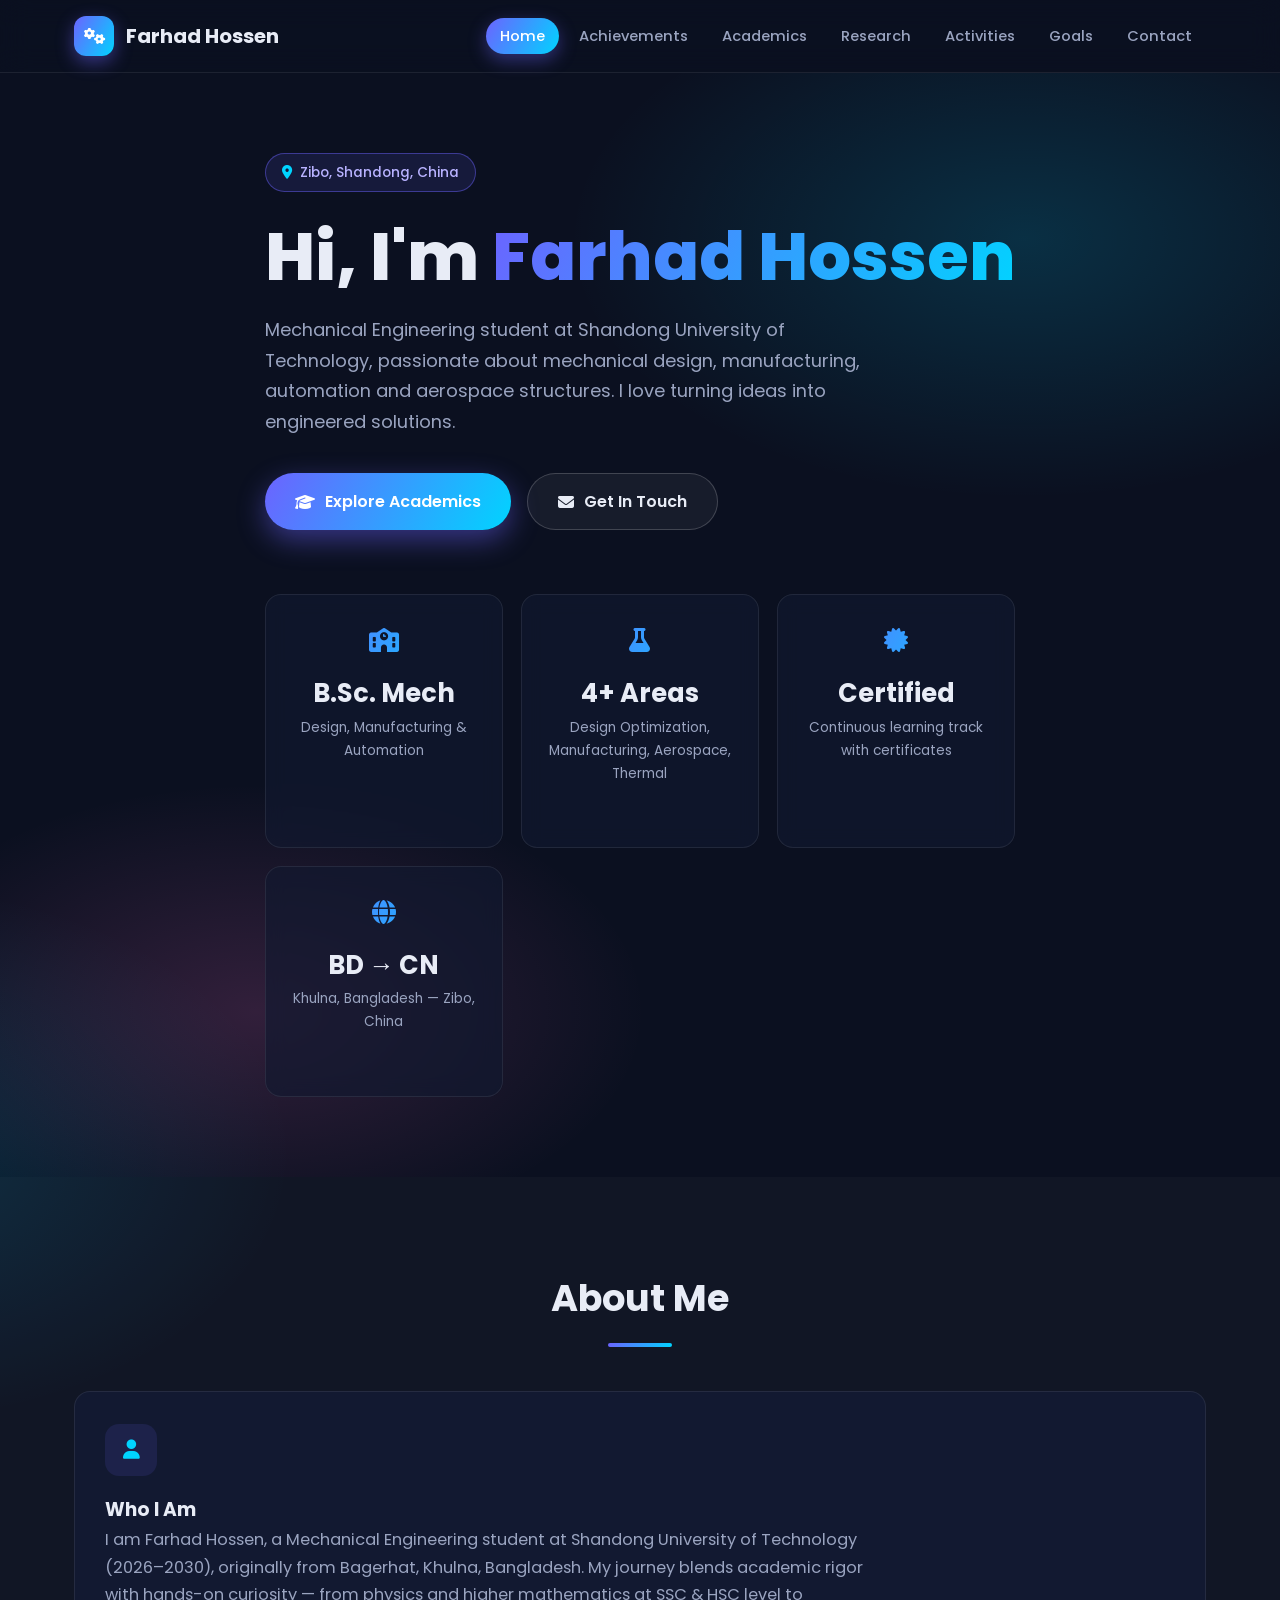
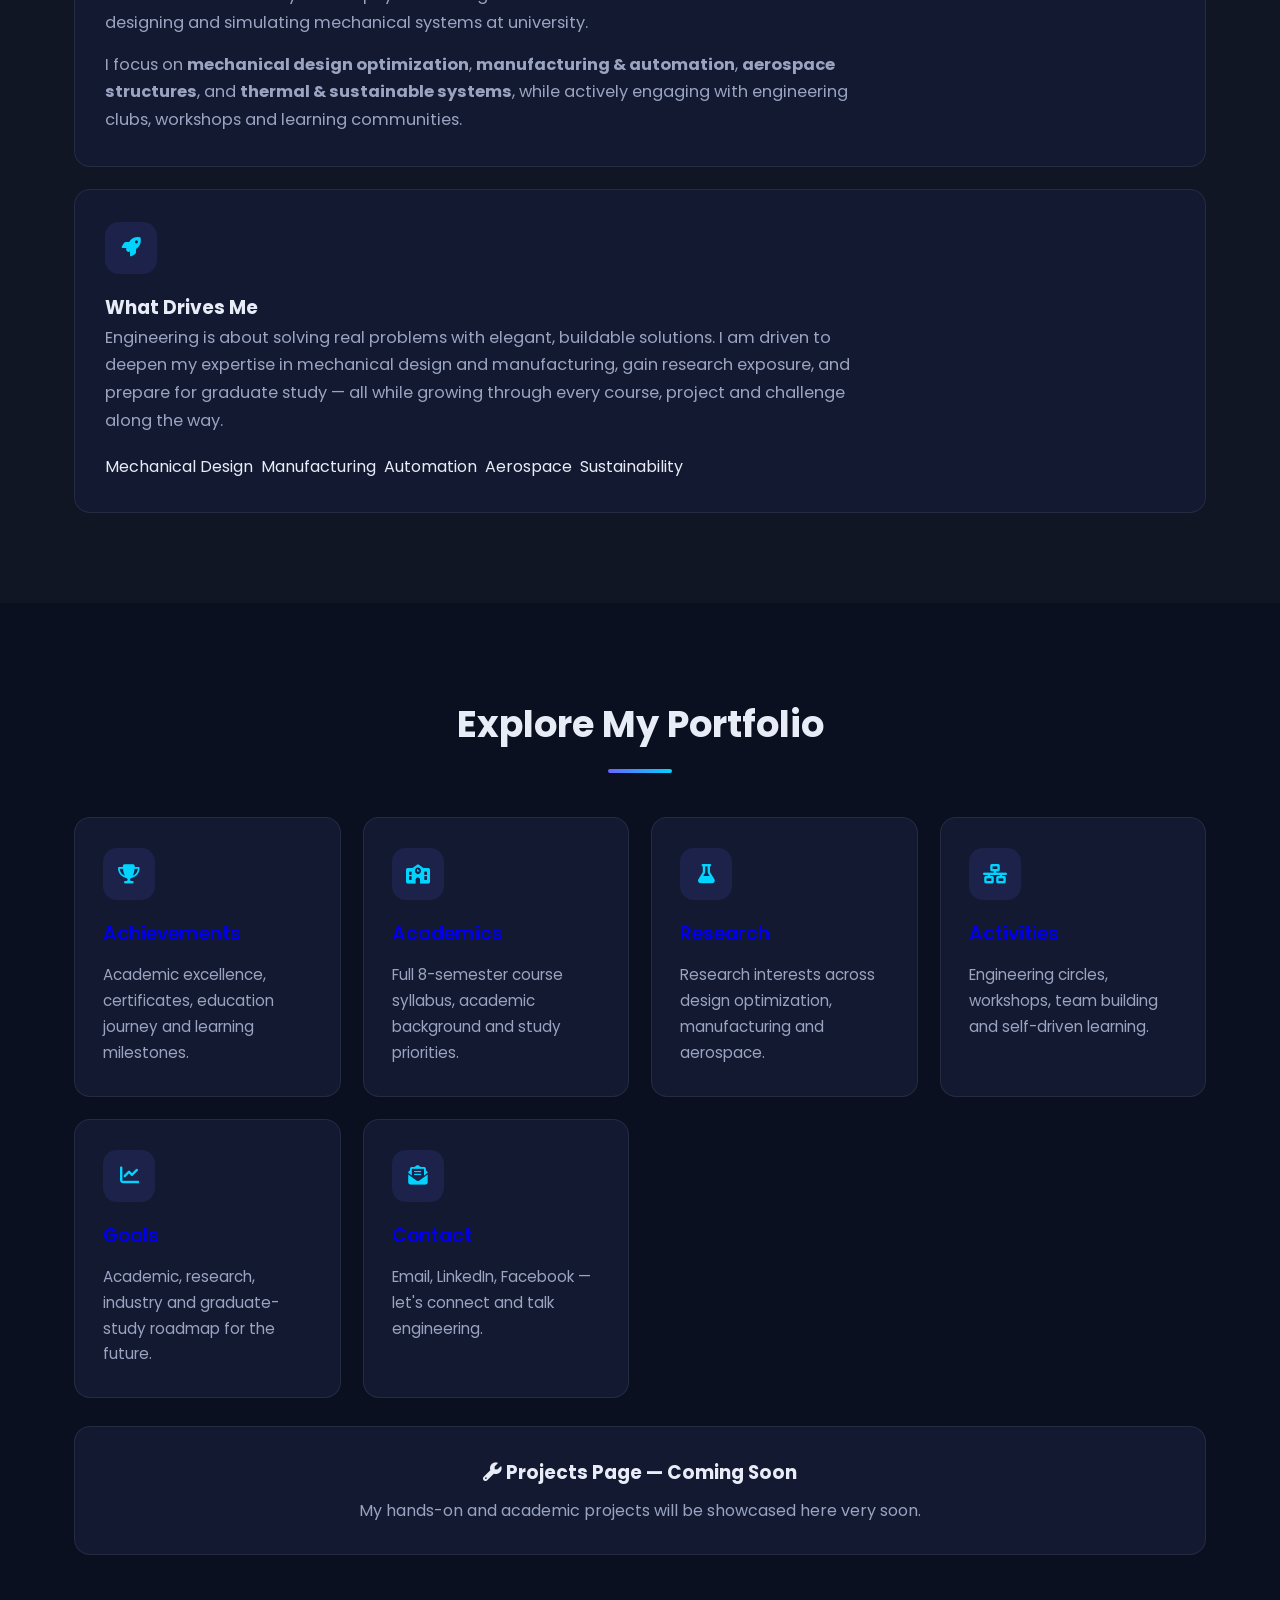
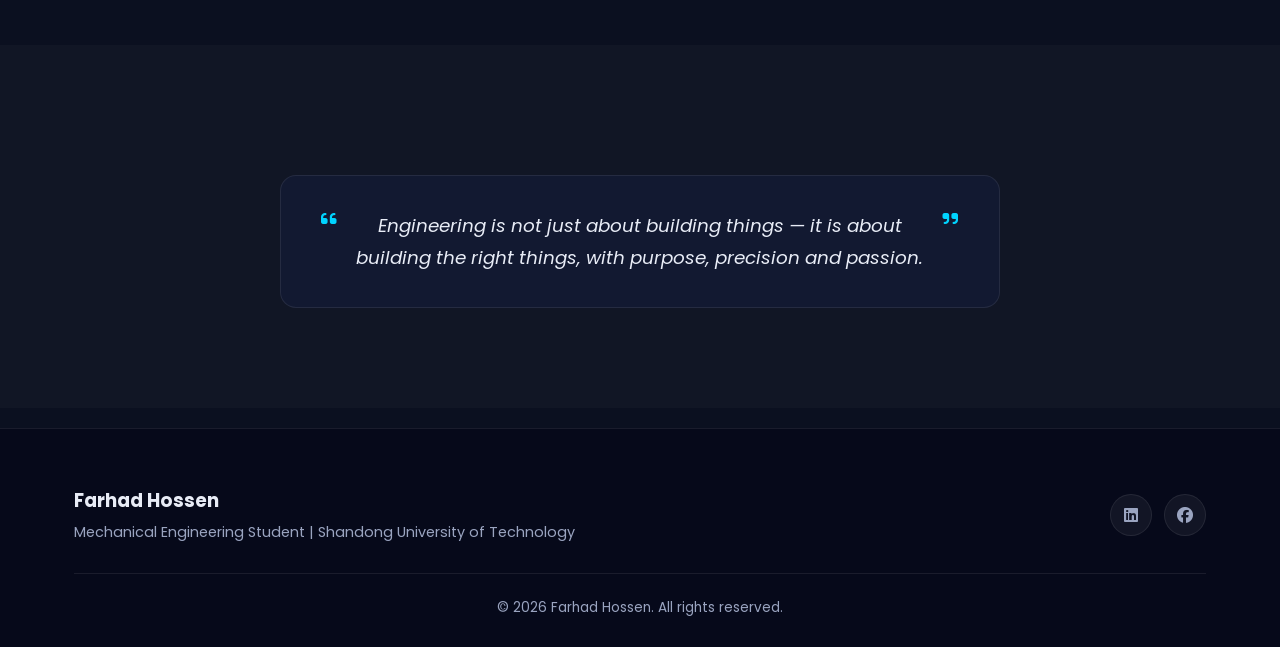
<file: index.html>
<!DOCTYPE html>
<html lang="en">
<head>
  <meta charset="UTF-8">
  <meta name="viewport" content="width=device-width, initial-scale=1.0">
  <meta name="description" content="Farhad Hossen — Mechanical Engineering student at Shandong University of Technology. Personal portfolio featuring academics, research, achievements, activities, goals and contact.">
  <title>Farhad Hossen | Personal Portfolio</title>
  <link rel="preconnect" href="https://fonts.googleapis.com">
  <link rel="preconnect" href="https://fonts.gstatic.com" crossorigin>
  <link href="https://fonts.googleapis.com/css2?family=Poppins:wght@300;400;500;600;700;800&display=swap" rel="stylesheet">
  <link rel="stylesheet" href="https://cdnjs.cloudflare.com/ajax/libs/font-awesome/6.5.1/css/all.min.css">
  <link rel="stylesheet" href="style.css">
</head>
<body>
  <header class="navbar">
    <div class="container">
      <a href="index.html" class="logo">
        <span class="logo-icon"><i class="fas fa-cogs"></i></span>
        <span>Farhad Hossen</span>
      </a>
      <div class="hamburger" id="hamburger"><span></span><span></span><span></span></div>
      <nav id="nav">
        <ul>
          <li><a href="index.html" class="active">Home</a></li>
          <li><a href="achievements.html">Achievements</a></li>
          <li><a href="academics.html">Academics</a></li>
          <li><a href="research.html">Research</a></li>
          <li><a href="activities.html">Activities</a></li>
          <li><a href="goals.html">Goals</a></li>
          <li><a href="contact.html">Contact</a></li>
        </ul>
      </nav>
    </div>
  </header>

  <main>
    <!-- Hero -->
    <section class="hero">
      <div class="container">
        <div class="hero-content">
          <div class="hero-badge"><i class="fas fa-location-dot"></i> Zibo, Shandong, China</div>
          <h1>Hi, I'm <span class="gradient-text">Farhad Hossen</span></h1>
          <p>Mechanical Engineering student at Shandong University of Technology, passionate about mechanical design, manufacturing, automation and aerospace structures. I love turning ideas into engineered solutions.</p>
          <div class="hero-buttons">
            <a href="academics.html" class="btn btn-primary"><i class="fas fa-graduation-cap"></i> Explore Academics</a>
            <a href="contact.html" class="btn btn-outline"><i class="fas fa-envelope"></i> Get In Touch</a>
          </div>
        </div>
        <div class="stats-strip">
          <div class="stat-card">
            <div class="stat-icon"><i class="fas fa-school"></i></div>
            <h4>B.Sc. Mech</h4>
            <p>Design, Manufacturing &amp; Automation</p>
          </div>
          <div class="stat-card">
            <div class="stat-icon"><i class="fas fa-flask"></i></div>
            <h4>4+ Areas</h4>
            <p>Design Optimization, Manufacturing, Aerospace, Thermal</p>
          </div>
          <div class="stat-card">
            <div class="stat-icon"><i class="fas fa-certificate"></i></div>
            <h4>Certified</h4>
            <p>Continuous learning track with certificates</p>
          </div>
          <div class="stat-card">
            <div class="stat-icon"><i class="fas fa-globe"></i></div>
            <h4>BD → CN</h4>
            <p>Khulna, Bangladesh — Zibo, China</p>
          </div>
        </div>
      </div>
    </section>

    <!-- About -->
    <section class="section-padding bg-light">
      <div class="container">
        <div class="section-title-wrap centered">
          <h2 class="section-title">About Me</h2>
        </div>
        <div class="contact-detail-grid">
          <div class="contact-detail-card">
            <div class="card-icon"><i class="fas fa-user"></i></div>
            <h3>Who I Am</h3>
            <p class="section-intro">I am Farhad Hossen, a Mechanical Engineering student at Shandong University of Technology (2026–2030), originally from Bagerhat, Khulna, Bangladesh. My journey blends academic rigor with hands-on curiosity — from physics and higher mathematics at SSC &amp; HSC level to designing and simulating mechanical systems at university.</p>
            <p class="section-intro" style="margin-top: 14px;">I focus on <strong>mechanical design optimization</strong>, <strong>manufacturing &amp; automation</strong>, <strong>aerospace structures</strong>, and <strong>thermal &amp; sustainable systems</strong>, while actively engaging with engineering clubs, workshops and learning communities.</p>
          </div>
          <div class="contact-detail-card">
            <div class="card-icon"><i class="fas fa-rocket"></i></div>
            <h3>What Drives Me</h3>
            <p class="section-intro">Engineering is about solving real problems with elegant, buildable solutions. I am driven to deepen my expertise in mechanical design and manufacturing, gain research exposure, and prepare for graduate study — all while growing through every course, project and challenge along the way.</p>
            <div class="research-tags" style="margin-top: 18px;">
              <span>Mechanical Design</span>
              <span>Manufacturing</span>
              <span>Automation</span>
              <span>Aerospace</span>
              <span>Sustainability</span>
            </div>
          </div>
        </div>
      </div>
    </section>

    <!-- Quick links to pages -->
    <section class="section-padding">
      <div class="container">
        <div class="section-title-wrap centered">
          <h2 class="section-title">Explore My Portfolio</h2>
        </div>
        <div class="research-grid">
          <a href="achievements.html" class="achievement-card" style="text-decoration: none; display: block;">
            <div class="card-icon"><i class="fas fa-trophy"></i></div>
            <h3>Achievements</h3>
            <p>Academic excellence, certificates, education journey and learning milestones.</p>
          </a>
          <a href="academics.html" class="achievement-card" style="text-decoration: none; display: block;">
            <div class="card-icon"><i class="fas fa-school"></i></div>
            <h3>Academics</h3>
            <p>Full 8-semester course syllabus, academic background and study priorities.</p>
          </a>
          <a href="research.html" class="achievement-card" style="text-decoration: none; display: block;">
            <div class="card-icon"><i class="fas fa-flask"></i></div>
            <h3>Research</h3>
            <p>Research interests across design optimization, manufacturing and aerospace.</p>
          </a>
          <a href="activities.html" class="achievement-card" style="text-decoration: none; display: block;">
            <div class="card-icon"><i class="fas fa-network-wired"></i></div>
            <h3>Activities</h3>
            <p>Engineering circles, workshops, team building and self-driven learning.</p>
          </a>
          <a href="goals.html" class="achievement-card" style="text-decoration: none; display: block;">
            <div class="card-icon"><i class="fas fa-chart-line"></i></div>
            <h3>Goals</h3>
            <p>Academic, research, industry and graduate-study roadmap for the future.</p>
          </a>
          <a href="contact.html" class="achievement-card" style="text-decoration: none; display: block;">
            <div class="card-icon"><i class="fas fa-envelope-open-text"></i></div>
            <h3>Contact</h3>
            <p>Email, LinkedIn, Facebook — let's connect and talk engineering.</p>
          </a>
        </div>
        <div class="coming-soon" style="margin-top: 28px;">
          <h3><i class="fas fa-wrench"></i> Projects Page — Coming Soon</h3>
          <p>My hands-on and academic projects will be showcased here very soon.</p>
        </div>
      </div>
    </section>

    <!-- Dream quote -->
    <section class="section-padding bg-light">
      <div class="container">
        <div class="dream-quote-container">
          <div class="dream-quote">
            <i class="fas fa-quote-left quote-icon"></i>
            <span>Engineering is not just about building things — it is about building the right things, with purpose, precision and passion.</span>
            <i class="fas fa-quote-right quote-icon"></i>
          </div>
        </div>
      </div>
    </section>
  </main>

  <footer>
    <div class="container">
      <div class="footer-content">
        <div class="footer-info">
          <h3>Farhad Hossen</h3>
          <p>Mechanical Engineering Student | Shandong University of Technology</p>
        </div>
        <div class="footer-social">
          <a href="https://www.linkedin.com/in/farhad-hossen-264aa740a" target="_blank"><i class="fab fa-linkedin"></i></a>
          <a href="https://www.facebook.com/mdfarhadhossenctg" target="_blank"><i class="fab fa-facebook"></i></a>
        </div>
      </div>
      <div class="footer-bottom"><p>© <span id="current-year">2026</span> Farhad Hossen. All rights reserved.</p></div>
    </div>
  </footer>

  <script src="script.js"></script>
</body>
</html>
</file>
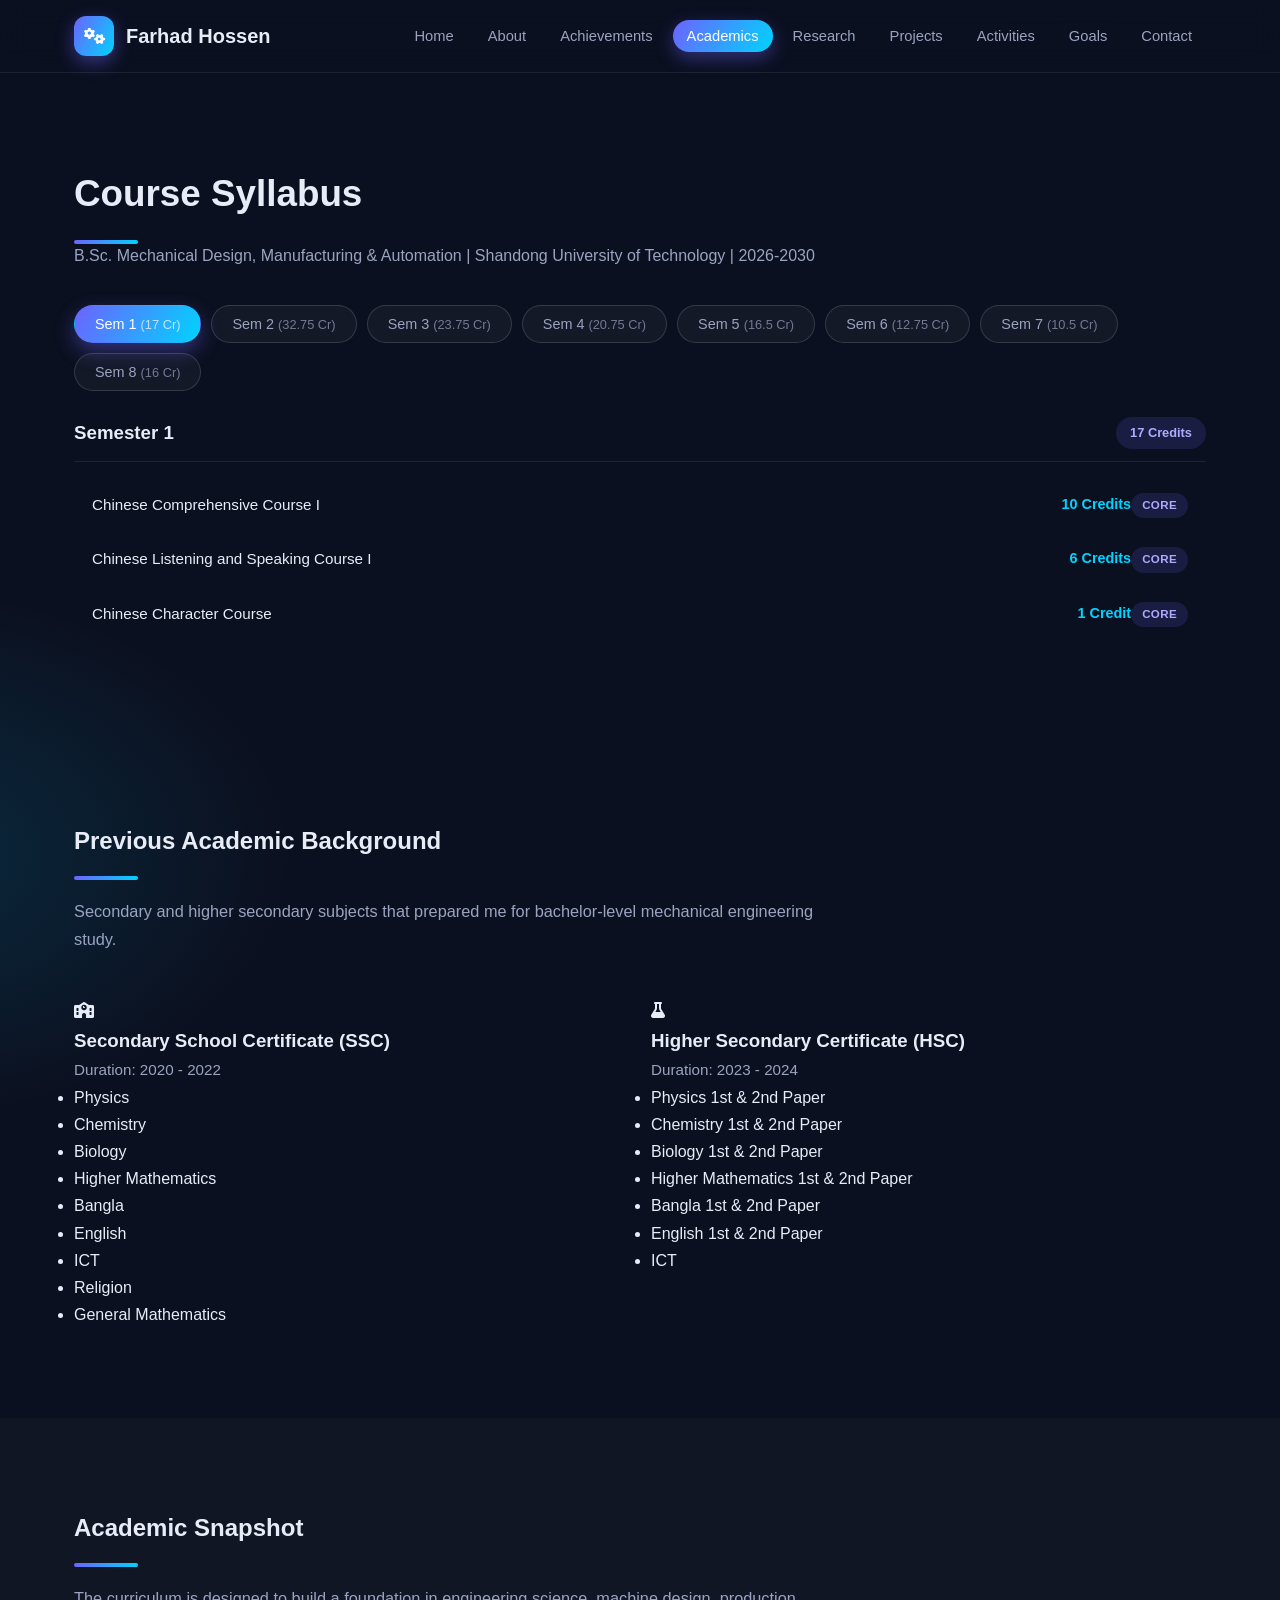
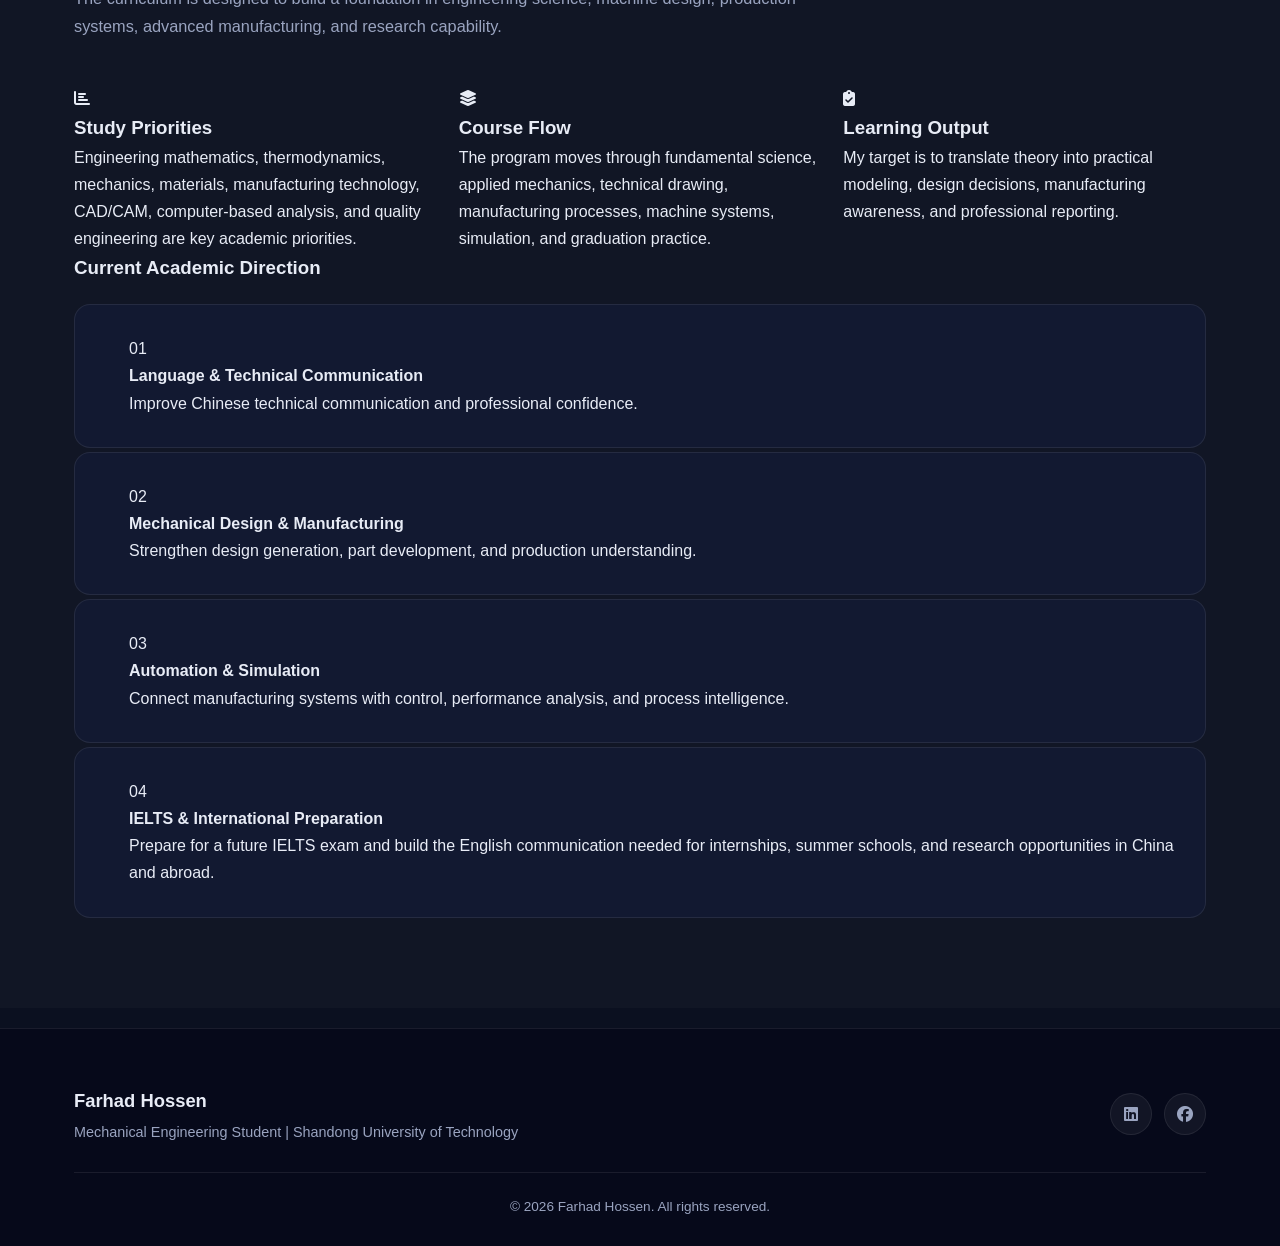
<file: academics.html>
<!DOCTYPE html>
<html lang="en">
<head>
  <meta http-equiv="Content-Type" content="text/html; charset=UTF-8">
  <meta name="viewport" content="width=device-width, initial-scale=1.0">
  <title>Academics | Farhad Hossen</title>
  <link rel="stylesheet" href="style.css">
  <link rel="stylesheet" href="https://cdnjs.cloudflare.com/ajax/libs/font-awesome/6.5.1/css/all.min.css">
</head>
<body>
  <header class="navbar">
    <div class="container">
      <a href="https://farhadhossen11.github.io/Farhad-Hossen/index.html" class="logo">
        <span class="logo-icon"><i class="fas fa-cogs"></i></span>
        <span>Farhad Hossen</span>
      </a>
      <div class="hamburger"><span></span><span></span><span></span></div>
      <nav>
        <ul>
          <li><a href="https://farhadhossen11.github.io/Farhad-Hossen/index.html">Home</a></li>
          <li><a href="https://farhadhossen11.github.io/Farhad-Hossen/about.html">About</a></li>
          <li><a href="https://farhadhossen11.github.io/Farhad-Hossen/achievements.html">Achievements</a></li>
          <li><a href="https://farhadhossen11.github.io/Farhad-Hossen/academics.html" class="active">Academics</a></li>
          <li><a href="https://farhadhossen11.github.io/Farhad-Hossen/research.html">Research</a></li>
          <li><a href="https://farhadhossen11.github.io/Farhad-Hossen/projects.html">Projects</a></li>
          <li><a href="https://farhadhossen11.github.io/Farhad-Hossen/activities.html">Activities</a></li>
          <li><a href="https://farhadhossen11.github.io/Farhad-Hossen/goals.html">Goals</a></li>
          <li><a href="https://farhadhossen11.github.io/Farhad-Hossen/contact.html">Contact</a></li>
        </ul>
      </nav>
    </div>
  </header>

  <main>
    <section id="academics" class="section-padding">
      <div class="container">
        <h2 class="section-title">Course Syllabus</h2>
        <p class="contact-subtitle">B.Sc. Mechanical Design, Manufacturing &amp; Automation | Shandong University of Technology | 2026-2030</p>
        <div class="semester-tabs">
          <button class="semester-tab active" data-sem="1">Sem 1 <span>(17 Cr)</span></button>
          <button class="semester-tab" data-sem="2">Sem 2 <span>(32.75 Cr)</span></button>
          <button class="semester-tab" data-sem="3">Sem 3 <span>(23.75 Cr)</span></button>
          <button class="semester-tab" data-sem="4">Sem 4 <span>(20.75 Cr)</span></button>
          <button class="semester-tab" data-sem="5">Sem 5 <span>(16.5 Cr)</span></button>
          <button class="semester-tab" data-sem="6">Sem 6 <span>(12.75 Cr)</span></button>
          <button class="semester-tab" data-sem="7">Sem 7 <span>(10.5 Cr)</span></button>
          <button class="semester-tab" data-sem="8">Sem 8 <span>(16 Cr)</span></button>
        </div>
        <div class="semester-content">
          <div class="semester-panel active reveal" data-sem="1" style="display: block;">
            <div class="semester-header"><h3>Semester 1</h3><span class="credit-badge">17 Credits</span></div>
            <div class="course-list">
              <div class="course-item core reveal active"><div class="course-name">Chinese Comprehensive Course I</div><div class="course-info"><span class="course-credits">10 Credits</span><span class="course-type core-badge">Core</span></div></div>
              <div class="course-item core reveal active"><div class="course-name">Chinese Listening and Speaking Course I</div><div class="course-info"><span class="course-credits">6 Credits</span><span class="course-type core-badge">Core</span></div></div>
              <div class="course-item core reveal active"><div class="course-name">Chinese Character Course</div><div class="course-info"><span class="course-credits">1 Credit</span><span class="course-type core-badge">Core</span></div></div>
            </div>
          </div>

          <div class="semester-panel reveal" data-sem="2" style="display: none;">
            <div class="semester-header"><h3>Semester 2</h3><span class="credit-badge">32.75 Credits</span></div>
            <div class="course-list">
              <div class="course-item core reveal"><div class="course-name">Chinese Comprehensive Course II</div><div class="course-info"><span class="course-credits">10 Credits</span><span class="course-type core-badge">Core</span></div></div>
              <div class="course-item core reveal"><div class="course-name">Chinese Listening and Speaking Course II</div><div class="course-info"><span class="course-credits">6 Credits</span><span class="course-type core-badge">Core</span></div></div>
              <div class="course-item elective reveal"><div class="course-name">China: Country Profile</div><div class="course-info"><span class="course-credits">2 Credits</span><span class="course-type elective-badge">Elective</span></div></div>
              <div class="course-item core reveal"><div class="course-name">Machine Drawing</div><div class="course-info"><span class="course-credits">4.75 Credits</span><span class="course-type core-badge">Core</span></div></div>
              <div class="course-item core reveal"><div class="course-name">Fundamental of Thermodynamics and Heat Transfer</div><div class="course-info"><span class="course-credits">2 Credits</span><span class="course-type core-badge">Core</span></div></div>
              <div class="course-item core reveal"><div class="course-name">Advanced Mathematics</div><div class="course-info"><span class="course-credits">4 Credits</span><span class="course-type core-badge">Core</span></div></div>
              <div class="course-item core reveal"><div class="course-name">Linear Algebra</div><div class="course-info"><span class="course-credits">2 Credits</span><span class="course-type core-badge">Core</span></div></div>
              <div class="course-item core reveal"><div class="course-name">Probability &amp; Statistics</div><div class="course-info"><span class="course-credits">2 Credits</span><span class="course-type core-badge">Core</span></div></div>
            </div>
          </div>

          <div class="semester-panel reveal" data-sem="3" style="display: none;">
            <div class="semester-header"><h3>Semester 3</h3><span class="credit-badge">23.75 Credits</span></div>
            <div class="course-list">
              <div class="course-item core reveal"><div class="course-name">Intermediate Chinese</div><div class="course-info"><span class="course-credits">6 Credits</span><span class="course-type core-badge">Core</span></div></div>
              <div class="course-item core reveal"><div class="course-name">HSK Level 4 Tutoring I</div><div class="course-info"><span class="course-credits">2 Credits</span><span class="course-type core-badge">Core</span></div></div>
              <div class="course-item core reveal"><div class="course-name">Theoretical Mechanics</div><div class="course-info"><span class="course-credits">3 Credits</span><span class="course-type core-badge">Core</span></div></div>
              <div class="course-item core reveal"><div class="course-name">Engineering Materials</div><div class="course-info"><span class="course-credits">3.875 Credits</span><span class="course-type core-badge">Core</span></div></div>
              <div class="course-item core reveal"><div class="course-name">The Basic Design of Mechanic</div><div class="course-info"><span class="course-credits">3.875 Credits</span><span class="course-type core-badge">Core</span></div></div>
              <div class="course-item core reveal"><div class="course-name">Physics Course</div><div class="course-info"><span class="course-credits">4 Credits</span><span class="course-type core-badge">Core</span></div></div>
              <div class="course-item elective reveal"><div class="course-name">Perception of Chinese Social Practice</div><div class="course-info"><span class="course-credits">1 Credit</span><span class="course-type elective-badge">Elective</span></div></div>
            </div>
          </div>

          <div class="semester-panel reveal" data-sem="4" style="display: none;">
            <div class="semester-header"><h3>Semester 4</h3><span class="credit-badge">20.75 Credits</span></div>
            <div class="course-list">
              <div class="course-item core reveal"><div class="course-name">HSK Level 4 Tutoring II</div><div class="course-info"><span class="course-credits">4 Credits</span><span class="course-type core-badge">Core</span></div></div>
              <div class="course-item elective reveal"><div class="course-name">Chinese Culture</div><div class="course-info"><span class="course-credits">2 Credits</span><span class="course-type elective-badge">Elective</span></div></div>
              <div class="course-item elective reveal"><div class="course-name">Chinese Culture Experience</div><div class="course-info"><span class="course-credits">1 Credit</span><span class="course-type elective-badge">Elective</span></div></div>
              <div class="course-item core reveal"><div class="course-name">Mechanics of Materials</div><div class="course-info"><span class="course-credits">2.75 Credits</span><span class="course-type core-badge">Core</span></div></div>
              <div class="course-item core reveal"><div class="course-name">Fluid Mechanics &amp; Hydraulic Machines</div><div class="course-info"><span class="course-credits">3 Credits</span><span class="course-type core-badge">Core</span></div></div>
              <div class="course-item core reveal"><div class="course-name">Technical Report Writing &amp; Language LAB</div><div class="course-info"><span class="course-credits">2 Credits</span><span class="course-type core-badge">Core</span></div></div>
              <div class="course-item core reveal"><div class="course-name">Industrial Organization</div><div class="course-info"><span class="course-credits">4 Credits</span><span class="course-type core-badge">Core</span></div></div>
              <div class="course-item elective reveal"><div class="course-name">Elementary Technology of Exchangeability Measurement (B)</div><div class="course-info"><span class="course-credits">2 Credits</span><span class="course-type elective-badge">Elective</span></div></div>
            </div>
          </div>

          <div class="semester-panel reveal" data-sem="5" style="display: none;">
            <div class="semester-header"><h3>Semester 5</h3><span class="credit-badge">16.5 Credits</span></div>
            <div class="course-list">
              <div class="course-item core reveal"><div class="course-name">Machining Principles &amp; Machine Tools</div><div class="course-info"><span class="course-credits">4 Credits</span><span class="course-type core-badge">Core</span></div></div>
              <div class="course-item core reveal"><div class="course-name">Introduction to Manufacturing Processes</div><div class="course-info"><span class="course-credits">4 Credits</span><span class="course-type core-badge">Core</span></div></div>
              <div class="course-item core reveal"><div class="course-name">Simulation Technology of Mechanical and Electrical System</div><div class="course-info"><span class="course-credits">1.5 Credits</span><span class="course-type core-badge">Core</span></div></div>
              <div class="course-item core reveal"><div class="course-name">Mechanics CAD/CAM</div><div class="course-info"><span class="course-credits">2.5 Credits</span><span class="course-type core-badge">Core</span></div></div>
              <div class="course-item core reveal"><div class="course-name">Ultra-precision Manufacturing Technology</div><div class="course-info"><span class="course-credits">2 Credits</span><span class="course-type core-badge">Core</span></div></div>
              <div class="course-item elective reveal"><div class="course-name">Hydraulic &amp; Pneumatic Transmission (A)</div><div class="course-info"><span class="course-credits">2.5 Credits</span><span class="course-type elective-badge">Elective</span></div></div>
            </div>
          </div>

          <div class="semester-panel reveal" data-sem="6" style="display: none;">
            <div class="semester-header"><h3>Semester 6</h3><span class="credit-badge">12.75 Credits</span></div>
            <div class="course-list">
              <div class="course-item core reveal"><div class="course-name">Numeric Control Technology</div><div class="course-info"><span class="course-credits">2.75 Credits</span><span class="course-type core-badge">Core</span></div></div>
              <div class="course-item core reveal"><div class="course-name">Dynamics of Machines</div><div class="course-info"><span class="course-credits">4 Credits</span><span class="course-type core-badge">Core</span></div></div>
              <div class="course-item core reveal"><div class="course-name">Quality and Reliability Engineering</div><div class="course-info"><span class="course-credits">4 Credits</span><span class="course-type core-badge">Core</span></div></div>
              <div class="course-item elective reveal"><div class="course-name">Testing Technology for Mechanical Engineering (A)</div><div class="course-info"><span class="course-credits">2 Credits</span><span class="course-type elective-badge">Elective</span></div></div>
            </div>
          </div>

          <div class="semester-panel reveal" data-sem="7" style="display: none;">
            <div class="semester-header"><h3>Semester 7</h3><span class="credit-badge">10.5 Credits</span></div>
            <div class="course-list">
              <div class="course-item core reveal"><div class="course-name">Advanced Manufacturing Technology</div><div class="course-info"><span class="course-credits">3 Credits</span><span class="course-type core-badge">Core</span></div></div>
              <div class="course-item elective reveal"><div class="course-name">Finite Element Analysis</div><div class="course-info"><span class="course-credits">3.5 Credits</span><span class="course-type elective-badge">Elective</span></div></div>
              <div class="course-item elective reveal"><div class="course-name">Intelligent Manufacturing Technology</div><div class="course-info"><span class="course-credits">2 Credits</span><span class="course-type elective-badge">Elective</span></div></div>
              <div class="course-item elective reveal"><div class="course-name">Non-Traditional Machining Technology</div><div class="course-info"><span class="course-credits">2 Credits</span><span class="course-type elective-badge">Elective</span></div></div>
            </div>
          </div>

          <div class="semester-panel reveal" data-sem="8" style="display: none;">
            <div class="semester-header"><h3>Semester 8</h3><span class="credit-badge">16 Credits</span></div>
            <div class="course-list">
              <div class="course-item core thesis reveal"><div class="course-name">Graduation Practice and Graduation Thesis</div><div class="course-info"><span class="course-credits">16 Credits</span><span class="course-type thesis-badge">Thesis</span></div></div>
            </div>
          </div>
        </div>
      </div>
    </section>

    <section class="section-padding">
      <div class="container">
        <div class="section-title-wrap">
          <h2 class="section-title small-title">Previous Academic Background</h2>
          <p class="section-intro">Secondary and higher secondary subjects that prepared me for bachelor-level mechanical engineering study.</p>
        </div>
        <div class="academic-background-grid">
          <article class="summary-panel">
            <div class="panel-icon"><i class="fas fa-school"></i></div>
            <h3>Secondary School Certificate (SSC)</h3>
            <span class="academic-duration">Duration: 2020 - 2022</span>
            <ul class="subject-list">
              <li>Physics</li>
              <li>Chemistry</li>
              <li>Biology</li>
              <li>Higher Mathematics</li>
              <li>Bangla</li>
              <li>English</li>
              <li>ICT</li>
              <li>Religion</li>
              <li>General Mathematics</li>
            </ul>
          </article>
          <article class="summary-panel">
            <div class="panel-icon"><i class="fas fa-flask"></i></div>
            <h3>Higher Secondary Certificate (HSC)</h3>
            <span class="academic-duration">Duration: 2023 - 2024</span>
            <ul class="subject-list">
              <li>Physics 1st &amp; 2nd Paper</li>
              <li>Chemistry 1st &amp; 2nd Paper</li>
              <li>Biology 1st &amp; 2nd Paper</li>
              <li>Higher Mathematics 1st &amp; 2nd Paper</li>
              <li>Bangla 1st &amp; 2nd Paper</li>
              <li>English 1st &amp; 2nd Paper</li>
              <li>ICT</li>
            </ul>
          </article>
        </div>
      </div>
    </section>

    <section class="section-padding bg-light">
      <div class="container">
        <div class="section-title-wrap">
          <h2 class="section-title small-title">Academic Snapshot</h2>
          <p class="section-intro">The curriculum is designed to build a foundation in engineering science, machine design, production systems, advanced manufacturing, and research capability.</p>
        </div>
        <div class="academics-summary-grid">
          <article class="summary-panel">
            <div class="panel-icon"><i class="fas fa-chart-bar"></i></div>
            <h3>Study Priorities</h3>
            <p>Engineering mathematics, thermodynamics, mechanics, materials, manufacturing technology, CAD/CAM, computer-based analysis, and quality engineering are key academic priorities.</p>
          </article>
          <article class="summary-panel">
            <div class="panel-icon"><i class="fas fa-layer-group"></i></div>
            <h3>Course Flow</h3>
            <p>The program moves through fundamental science, applied mechanics, technical drawing, manufacturing processes, machine systems, simulation, and graduation practice.</p>
          </article>
          <article class="summary-panel">
            <div class="panel-icon"><i class="fas fa-clipboard-check"></i></div>
            <h3>Learning Output</h3>
            <p>My target is to translate theory into practical modeling, design decisions, manufacturing awareness, and professional reporting.</p>
          </article>
        </div>
        <div class="learning-roadmap">
          <h3>Current Academic Direction</h3>
          <div class="timeline-list">
            <div class="timeline-step"><span>01</span><div><strong>Language &amp; Technical Communication</strong><p>Improve Chinese technical communication and professional confidence.</p></div></div>
            <div class="timeline-step"><span>02</span><div><strong>Mechanical Design &amp; Manufacturing</strong><p>Strengthen design generation, part development, and production understanding.</p></div></div>
            <div class="timeline-step"><span>03</span><div><strong>Automation &amp; Simulation</strong><p>Connect manufacturing systems with control, performance analysis, and process intelligence.</p></div></div>
            <div class="timeline-step"><span>04</span><div><strong>IELTS &amp; International Preparation</strong><p>Prepare for a future IELTS exam and build the English communication needed for internships, summer schools, and research opportunities in China and abroad.</p></div></div>
          </div>
        </div>
      </div>
    </section>
  </main>

  <footer>
    <div class="container">
      <div class="footer-content">
        <div class="footer-info"><h3>Farhad Hossen</h3><p>Mechanical Engineering Student | Shandong University of Technology</p></div>
        <div class="footer-social"><a href="#" target="_blank"><i class="fab fa-linkedin"></i></a><a href="#" target="_blank"><i class="fab fa-facebook"></i></a></div>
      </div>
      <div class="footer-bottom"><p>© <span id="current-year">2026</span> Farhad Hossen. All rights reserved.</p></div>
    </div>
  </footer>
  <script src="script.js"></script>
</body>
</html>
</file>
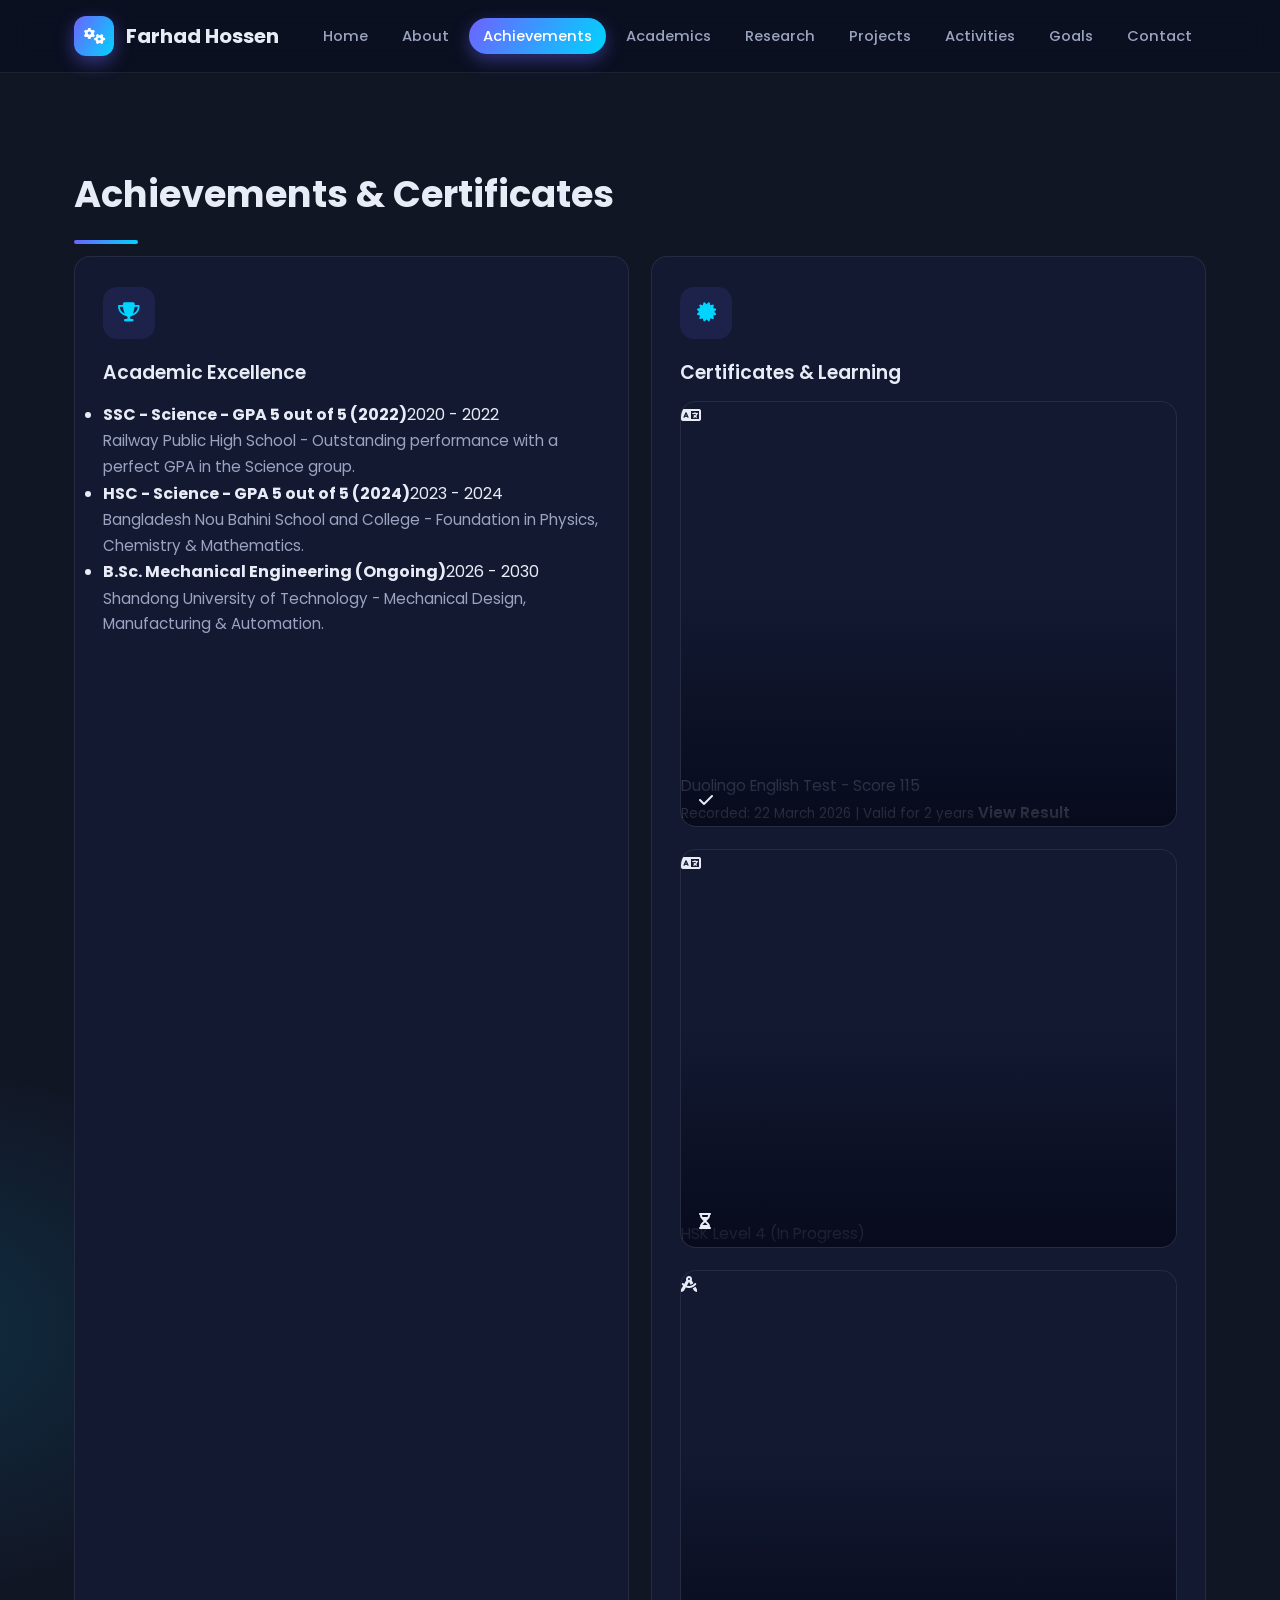
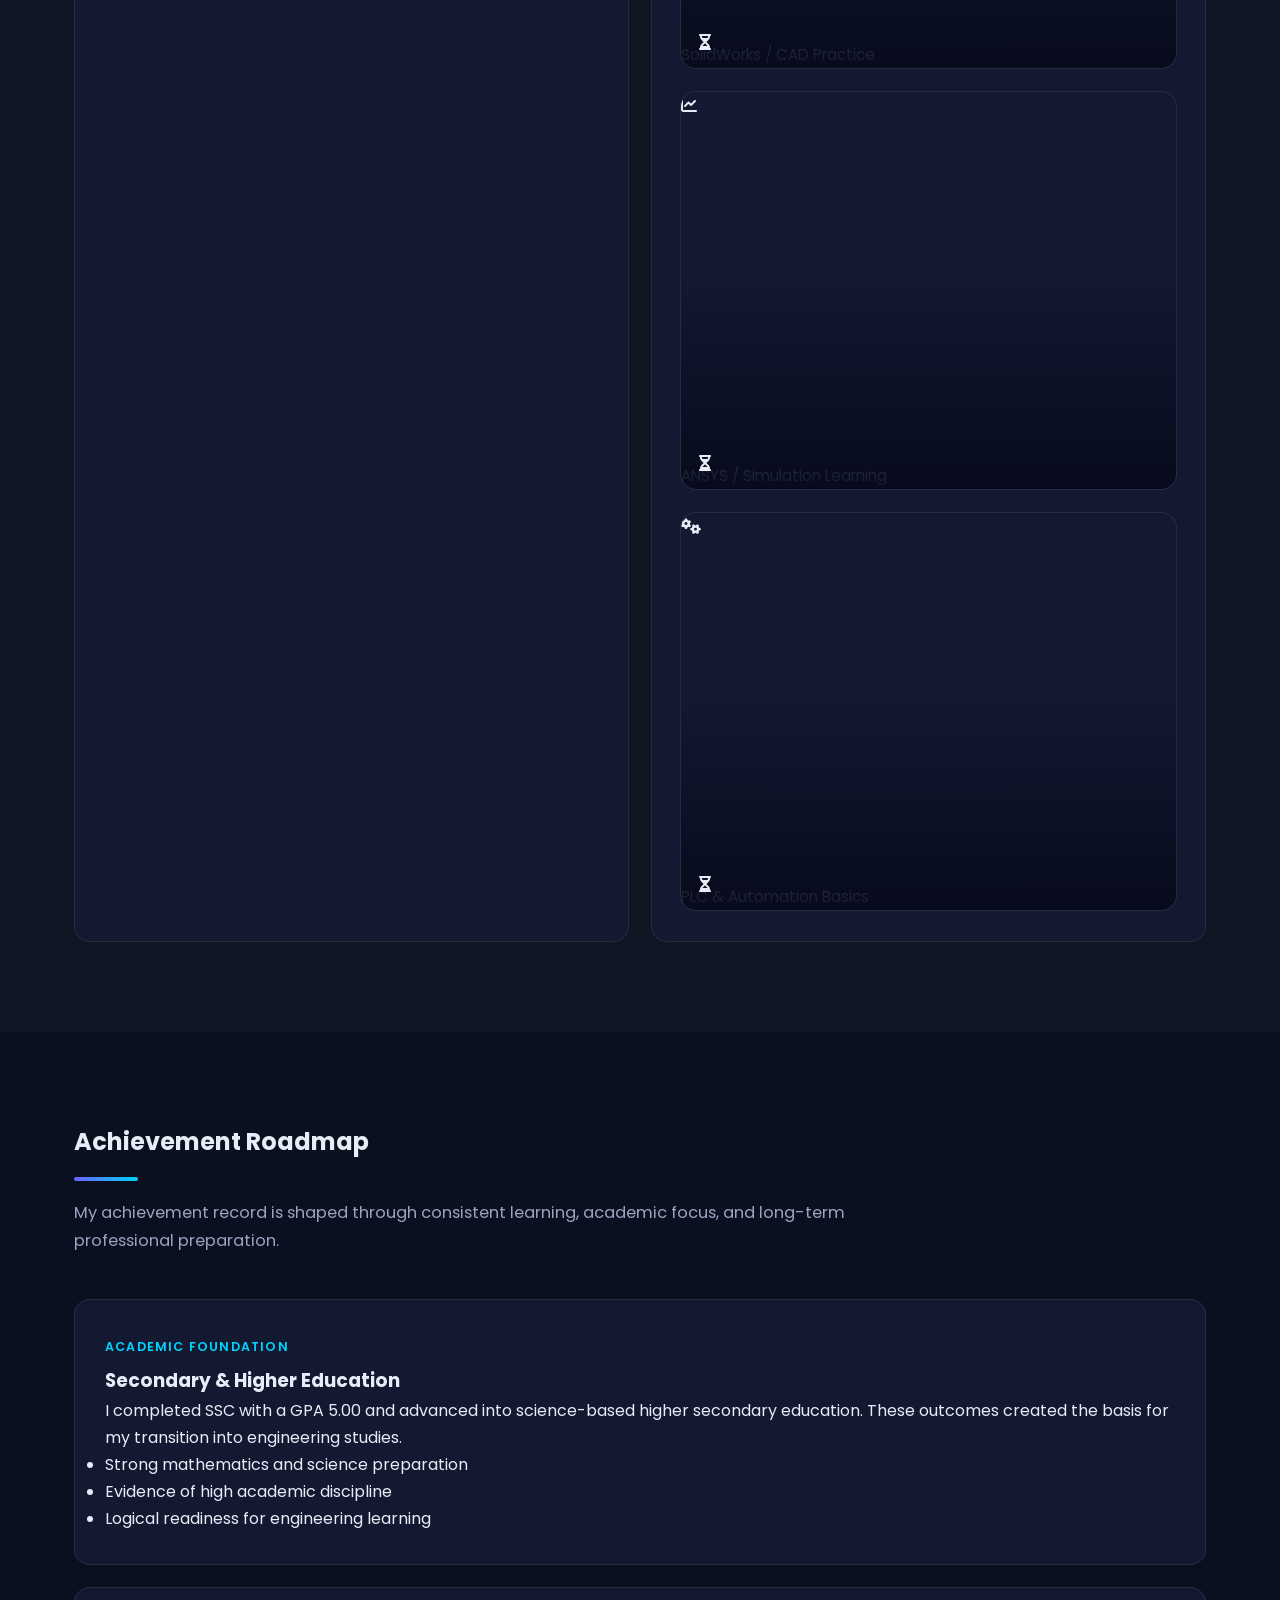
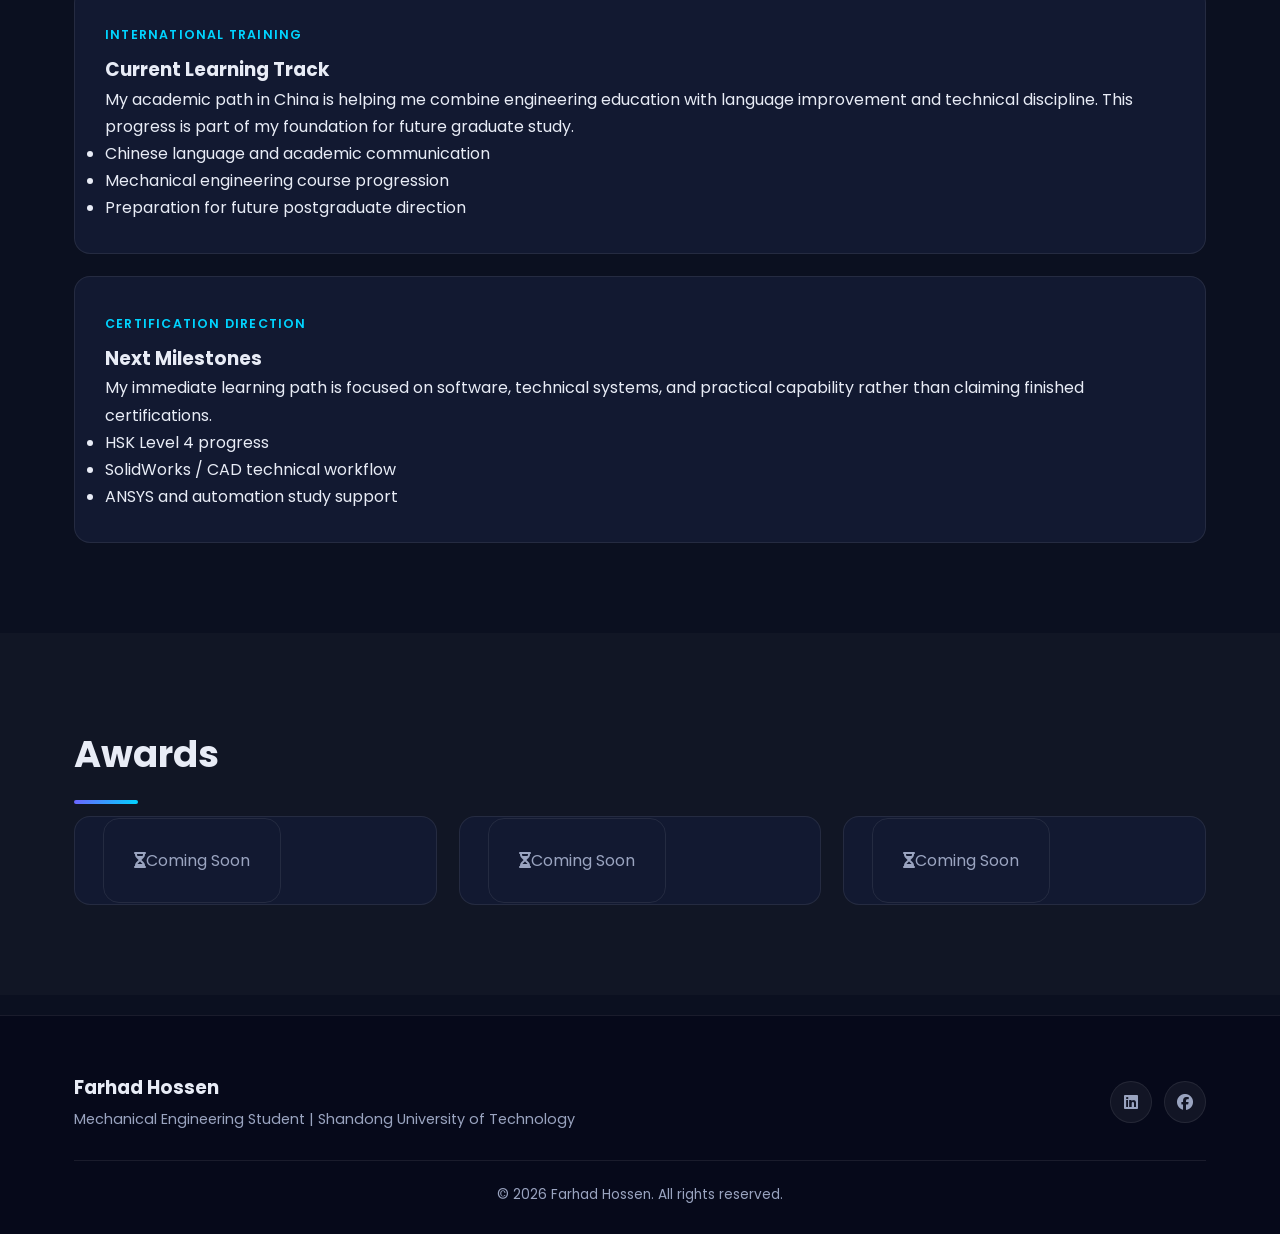
<file: achievements.html>
<!DOCTYPE html>

<html lang="en"><head><meta http-equiv="Content-Type" content="text/html; charset=UTF-8">
  
  <meta name="viewport" content="width=device-width, initial-scale=1.0">
  <title>Achievements | Farhad Hossen</title>
  <link rel="stylesheet" href="style.css">
  <link rel="preconnect" href="https://fonts.googleapis.com">
  <link rel="preconnect" href="https://fonts.gstatic.com" crossorigin>
  <link href="https://fonts.googleapis.com/css2?family=Poppins:wght@300;400;500;600;700;800&display=swap" rel="stylesheet">
  <link rel="stylesheet" href="https://cdnjs.cloudflare.com/ajax/libs/font-awesome/6.5.1/css/all.min.css">
</head>
<body>
  <header class="navbar">
    <div class="container">
      <a href="https://farhadhossen11.github.io/Farhad-Hossen/index.html" class="logo">
        <span class="logo-icon"><i class="fas fa-cogs"></i></span>
        <span>Farhad Hossen</span>
      </a>
      <div class="hamburger"><span></span><span></span><span></span></div>
      <nav>
        <ul>
          <li><a href="https://farhadhossen11.github.io/Farhad-Hossen/index.html">Home</a></li>
          <li><a href="https://farhadhossen11.github.io/Farhad-Hossen/about.html">About</a></li>
          <li><a href="https://farhadhossen11.github.io/Farhad-Hossen/achievements.html" class="active">Achievements</a></li>
          <li><a href="https://farhadhossen11.github.io/Farhad-Hossen/academics.html">Academics</a></li>
          <li><a href="https://farhadhossen11.github.io/Farhad-Hossen/research.html">Research</a></li>
          <li><a href="https://farhadhossen11.github.io/Farhad-Hossen/projects.html">Projects</a></li>
          <li><a href="https://farhadhossen11.github.io/Farhad-Hossen/activities.html">Activities</a></li>
          <li><a href="https://farhadhossen11.github.io/Farhad-Hossen/goals.html">Goals</a></li>
          <li><a href="https://farhadhossen11.github.io/Farhad-Hossen/contact.html">Contact</a></li>
        </ul>
      </nav>
    </div>
  </header>

  <main>
    <section class="section-padding bg-light">
      <div class="container">
        <h2 class="section-title">Achievements &amp; Certificates</h2>
        <div class="achievement-grid">
          <div class="achievement-card reveal active">
            <div class="card-icon"><i class="fas fa-trophy"></i></div>
            <h3>Academic Excellence</h3>
            <ul>
              <li><strong>SSC - Science - GPA 5 out of 5 (2022)</strong><span>2020 - 2022</span><p>Railway Public High School - Outstanding performance with a perfect GPA in the Science group.</p></li>
              <li><strong>HSC - Science - GPA 5 out of 5 (2024)</strong><span>2023 - 2024</span><p>Bangladesh Nou Bahini School and College - Foundation in Physics, Chemistry &amp; Mathematics.</p></li>
              <li><strong>B.Sc. Mechanical Engineering (Ongoing)</strong><span>2026 - 2030</span><p>Shandong University of Technology - Mechanical Design, Manufacturing &amp; Automation.</p></li>
            </ul>
          </div>
          <div class="achievement-card reveal active">
            <div class="card-icon"><i class="fas fa-certificate"></i></div>
            <h3>Certificates &amp; Learning</h3>
            <div class="certificate-gallery">
              <div class="certificate-card">
                <div class="certificate-img"><i class="fas fa-language"></i><div class="certificate-overlay"><i class="fas fa-check"></i></div></div>
                <p>Duolingo English Test - Score 115</p>
                <small>Recorded: 22 March 2026 | Valid for 2 years</small>
                <a class="certificate-link" href="https://drive.google.com/open?id=1gYo1MKSF-O1b2tUpKxtAmFtcSqQFm4nF&amp;usp=drive_fs" target="_blank" rel="noopener">View Result</a>
              </div>
              <div class="certificate-card">
                <div class="certificate-img"><i class="fas fa-language"></i><div class="certificate-overlay"><i class="fas fa-hourglass-half"></i></div></div>
                <p>HSK Level 4 (In Progress)</p>
              </div>
              <div class="certificate-card">
                <div class="certificate-img"><i class="fas fa-drafting-compass"></i><div class="certificate-overlay"><i class="fas fa-hourglass-half"></i></div></div>
                <p>SolidWorks / CAD Practice</p>
              </div>
              <div class="certificate-card">
                <div class="certificate-img"><i class="fas fa-chart-line"></i><div class="certificate-overlay"><i class="fas fa-hourglass-half"></i></div></div>
                <p>ANSYS / Simulation Learning</p>
              </div>
              <div class="certificate-card">
                <div class="certificate-img"><i class="fas fa-cogs"></i><div class="certificate-overlay"><i class="fas fa-hourglass-half"></i></div></div>
                <p>PLC &amp; Automation Basics</p>
              </div>
            </div>
          </div>
        </div>
      </div>
    </section>

    <section class="section-padding">
      <div class="container">
        <div class="section-title-wrap">
          <h2 class="section-title small-title">Achievement Roadmap</h2>
          <p class="section-intro">My achievement record is shaped through consistent learning, academic focus, and long-term professional preparation.</p>
        </div>
        <div class="achievement-detail-grid">
          <article class="achievement-detail-card">
            <span class="highlight-label">Academic Foundation</span>
            <h3>Secondary &amp; Higher Education</h3>
            <p>I completed SSC with a GPA 5.00 and advanced into science-based higher secondary education. These outcomes created the basis for my transition into engineering studies.</p>
            <ul class="plain-list">
              <li>Strong mathematics and science preparation</li>
              <li>Evidence of high academic discipline</li>
              <li>Logical readiness for engineering learning</li>
            </ul>
          </article>
          <article class="achievement-detail-card">
            <span class="highlight-label">International Training</span>
            <h3>Current Learning Track</h3>
            <p>My academic path in China is helping me combine engineering education with language improvement and technical discipline. This progress is part of my foundation for future graduate study.</p>
            <ul class="plain-list">
              <li>Chinese language and academic communication</li>
              <li>Mechanical engineering course progression</li>
              <li>Preparation for future postgraduate direction</li>
            </ul>
          </article>
          <article class="achievement-detail-card">
            <span class="highlight-label">Certification Direction</span>
            <h3>Next Milestones</h3>
            <p>My immediate learning path is focused on software, technical systems, and practical capability rather than claiming finished certifications.</p>
            <ul class="plain-list">
              <li>HSK Level 4 progress</li>
              <li>SolidWorks / CAD technical workflow</li>
              <li>ANSYS and automation study support</li>
            </ul>
          </article>
        </div>
      </div>
    </section>

    <section class="section-padding bg-light">
      <div class="container">
        <h2 class="section-title">Awards</h2>
        <div class="award-grid">
          <div class="award-box" aria-label="Award coming soon"><span class="coming-soon"><i class="fas fa-hourglass-half"></i>Coming Soon</span></div>
          <div class="award-box" aria-label="Award coming soon"><span class="coming-soon"><i class="fas fa-hourglass-half"></i>Coming Soon</span></div>
          <div class="award-box" aria-label="Award coming soon"><span class="coming-soon"><i class="fas fa-hourglass-half"></i>Coming Soon</span></div>
        </div>
      </div>
    </section>
  </main>

  <footer>
    <div class="container">
      <div class="footer-content">
        <div class="footer-info"><h3>Farhad Hossen</h3><p>Mechanical Engineering Student | Shandong University of Technology</p></div>
        <div class="footer-social"><a href="https://www.linkedin.com/in/farhad-hossen-264aa740a" target="_blank"><i class="fab fa-linkedin"></i></a><a href="https://www.facebook.com/mdfarhadhossenctg" target="_blank"><i class="fab fa-facebook"></i></a></div>
      </div>
      <div class="footer-bottom"><p>© <span id="current-year">2026</span> Farhad Hossen. All rights reserved.</p></div>
    </div>
  </footer>
  <script src="script.js"></script>


</body></html>
</file>
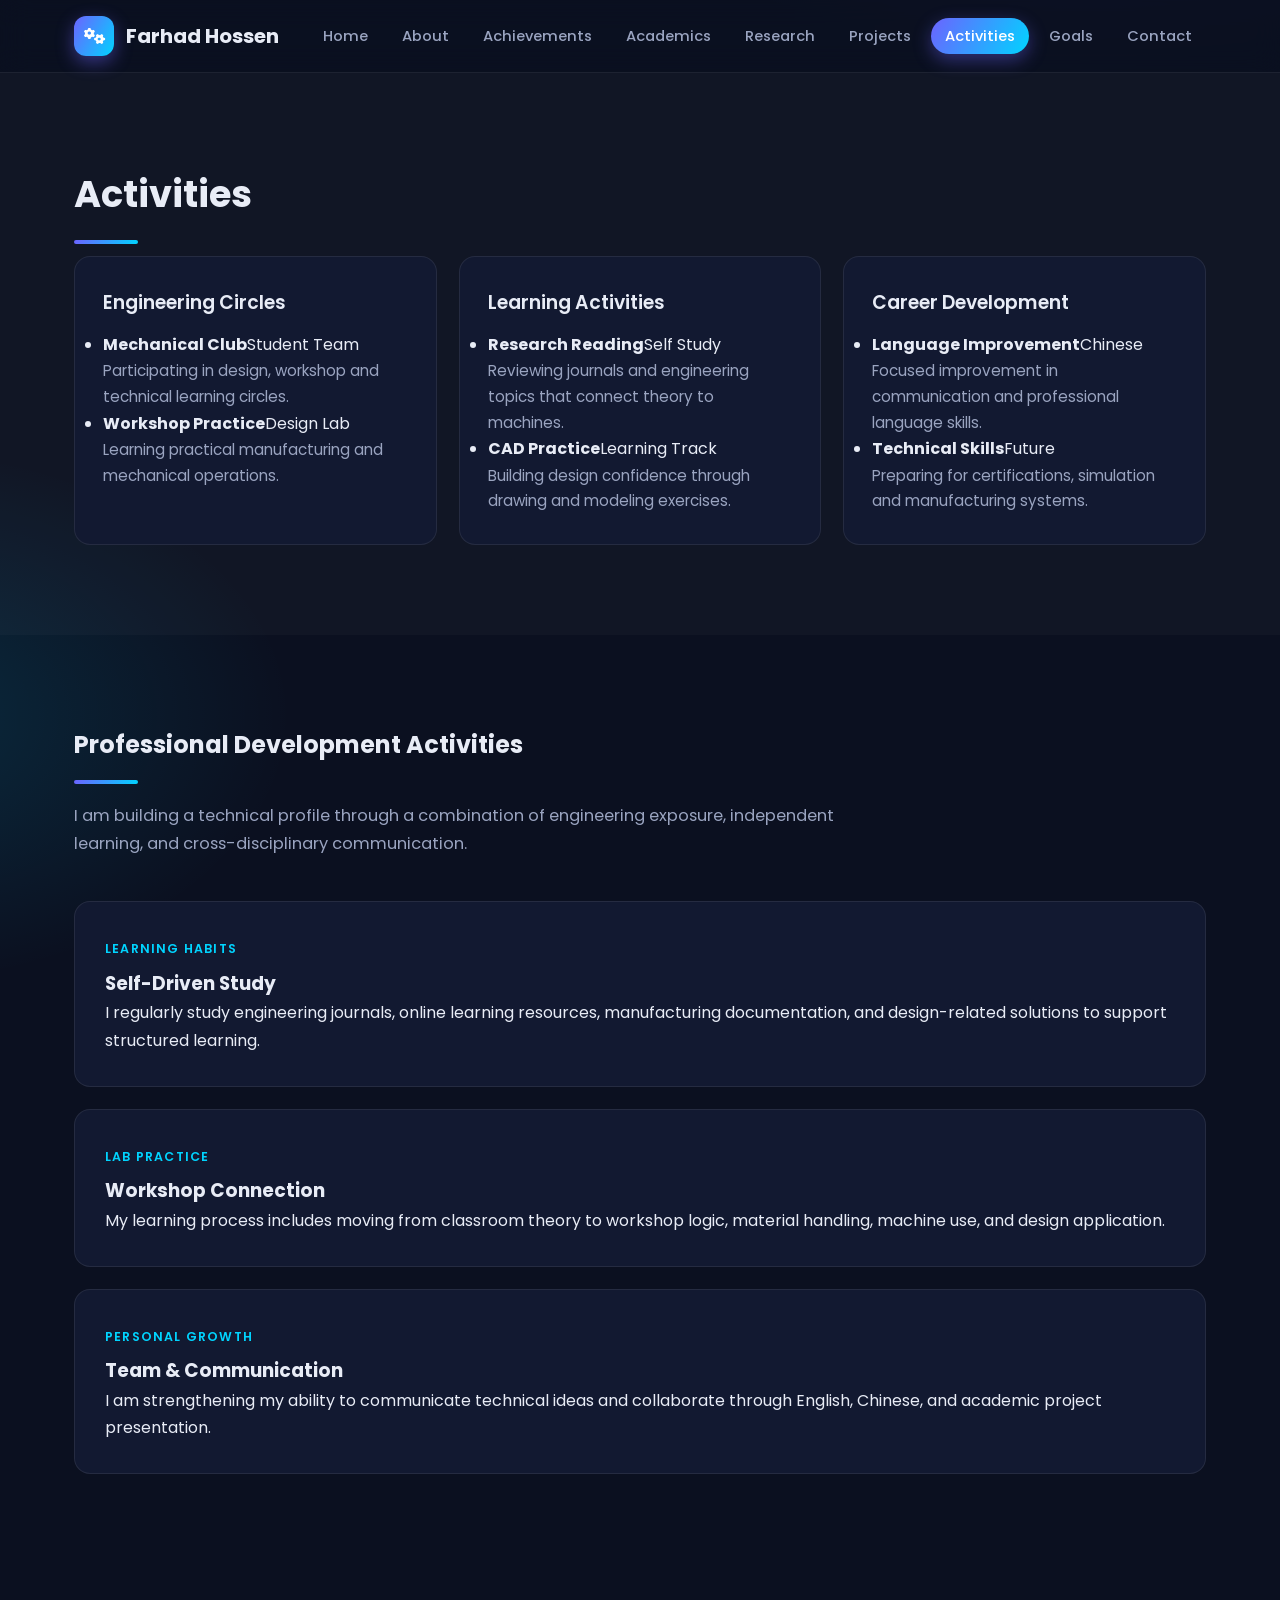
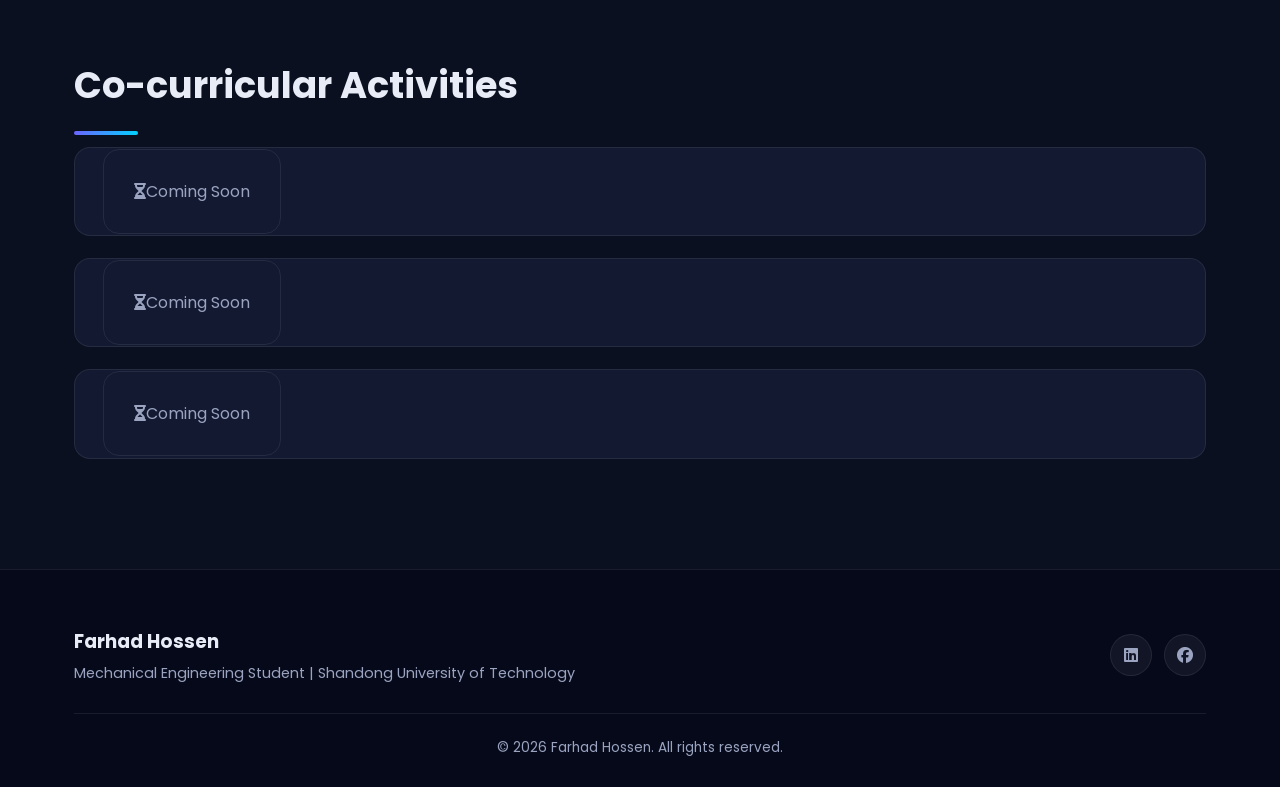
<file: activities.html>
<!DOCTYPE html>

<html lang="en"><head><meta http-equiv="Content-Type" content="text/html; charset=UTF-8">
  
  <meta name="viewport" content="width=device-width, initial-scale=1.0">
  <title>Activities | Farhad Hossen</title>
  <link rel="stylesheet" href="style.css">
  <link rel="preconnect" href="https://fonts.googleapis.com">
  <link rel="preconnect" href="https://fonts.gstatic.com" crossorigin>
  <link href="https://fonts.googleapis.com/css2?family=Poppins:wght@300;400;500;600;700;800&display=swap" rel="stylesheet">
  <link rel="stylesheet" href="https://cdnjs.cloudflare.com/ajax/libs/font-awesome/6.5.1/css/all.min.css">
</head>
<body>
  <header class="navbar">
    <div class="container">
      <a href="https://farhadhossen11.github.io/Farhad-Hossen/index.html" class="logo"><span class="logo-icon"><i class="fas fa-cogs"></i></span><span>Farhad Hossen</span></a>
      <div class="hamburger"><span></span><span></span><span></span></div>
      <nav>
        <ul>
          <li><a href="https://farhadhossen11.github.io/Farhad-Hossen/index.html">Home</a></li>
          <li><a href="https://farhadhossen11.github.io/Farhad-Hossen/about.html">About</a></li>
          <li><a href="https://farhadhossen11.github.io/Farhad-Hossen/achievements.html">Achievements</a></li>
          <li><a href="https://farhadhossen11.github.io/Farhad-Hossen/academics.html">Academics</a></li>
          <li><a href="https://farhadhossen11.github.io/Farhad-Hossen/research.html">Research</a></li>
          <li><a href="https://farhadhossen11.github.io/Farhad-Hossen/projects.html">Projects</a></li>
          <li><a href="https://farhadhossen11.github.io/Farhad-Hossen/activities.html" class="active">Activities</a></li>
          <li><a href="https://farhadhossen11.github.io/Farhad-Hossen/goals.html">Goals</a></li>
          <li><a href="https://farhadhossen11.github.io/Farhad-Hossen/contact.html">Contact</a></li>
        </ul>
      </nav>
    </div>
  </header>

  <main>
    <section id="activities" class="section-padding bg-light">
      <div class="container">
        <h2 class="section-title">Activities</h2>
        <div class="activity-grid">
          <article class="activity-card reveal active">
            <h3>Engineering Circles</h3>
            <ul>
              <li><strong>Mechanical Club</strong><span>Student Team</span><p>Participating in design, workshop and technical learning circles.</p></li>
              <li><strong>Workshop Practice</strong><span>Design Lab</span><p>Learning practical manufacturing and mechanical operations.</p></li>
            </ul>
          </article>
          <article class="activity-card reveal active">
            <h3>Learning Activities</h3>
            <ul>
              <li><strong>Research Reading</strong><span>Self Study</span><p>Reviewing journals and engineering topics that connect theory to machines.</p></li>
              <li><strong>CAD Practice</strong><span>Learning Track</span><p>Building design confidence through drawing and modeling exercises.</p></li>
            </ul>
          </article>
          <article class="activity-card reveal active">
            <h3>Career Development</h3>
            <ul>
              <li><strong>Language Improvement</strong><span>Chinese</span><p>Focused improvement in communication and professional language skills.</p></li>
              <li><strong>Technical Skills</strong><span>Future</span><p>Preparing for certifications, simulation and manufacturing systems.</p></li>
            </ul>
          </article>
        </div>
      </div>
    </section>

    <section class="section-padding">
      <div class="container">
        <div class="section-title-wrap">
          <h2 class="section-title small-title">Professional Development Activities</h2>
          <p class="section-intro">I am building a technical profile through a combination of engineering exposure, independent learning, and cross-disciplinary communication.</p>
        </div>
        <div class="activity-detail-grid">
          <article class="activity-detail-card">
            <span class="highlight-label">Learning Habits</span>
            <h3>Self-Driven Study</h3>
            <p>I regularly study engineering journals, online learning resources, manufacturing documentation, and design-related solutions to support structured learning.</p>
          </article>
          <article class="activity-detail-card">
            <span class="highlight-label">Lab Practice</span>
            <h3>Workshop Connection</h3>
            <p>My learning process includes moving from classroom theory to workshop logic, material handling, machine use, and design application.</p>
          </article>
          <article class="activity-detail-card">
            <span class="highlight-label">Personal Growth</span>
            <h3>Team &amp; Communication</h3>
            <p>I am strengthening my ability to communicate technical ideas and collaborate through English, Chinese, and academic project presentation.</p>
          </article>
        </div>
      </div>
    </section>

    <section class="section-padding">
      <div class="container">
        <h2 class="section-title">Co-curricular Activities</h2>
        <div class="cocurricular-grid">
          <div class="award-box" aria-label="Co-curricular activity coming soon"><span class="coming-soon"><i class="fas fa-hourglass-half"></i>Coming Soon</span></div>
          <div class="award-box" aria-label="Co-curricular activity coming soon"><span class="coming-soon"><i class="fas fa-hourglass-half"></i>Coming Soon</span></div>
          <div class="award-box" aria-label="Co-curricular activity coming soon"><span class="coming-soon"><i class="fas fa-hourglass-half"></i>Coming Soon</span></div>
        </div>
      </div>
    </section>
  </main>

  <footer>
    <div class="container">
      <div class="footer-content">
        <div class="footer-info"><h3>Farhad Hossen</h3><p>Mechanical Engineering Student | Shandong University of Technology</p></div>
        <div class="footer-social"><a href="https://www.linkedin.com/in/farhad-hossen-264aa740a" target="_blank"><i class="fab fa-linkedin"></i></a><a href="https://www.facebook.com/mdfarhadhossenctg" target="_blank"><i class="fab fa-facebook"></i></a></div>
      </div>
      <div class="footer-bottom"><p>© <span id="current-year">2026</span> Farhad Hossen. All rights reserved.</p></div>
    </div>
  </footer>
  <script src="script.js"></script>


</body></html>
</file>
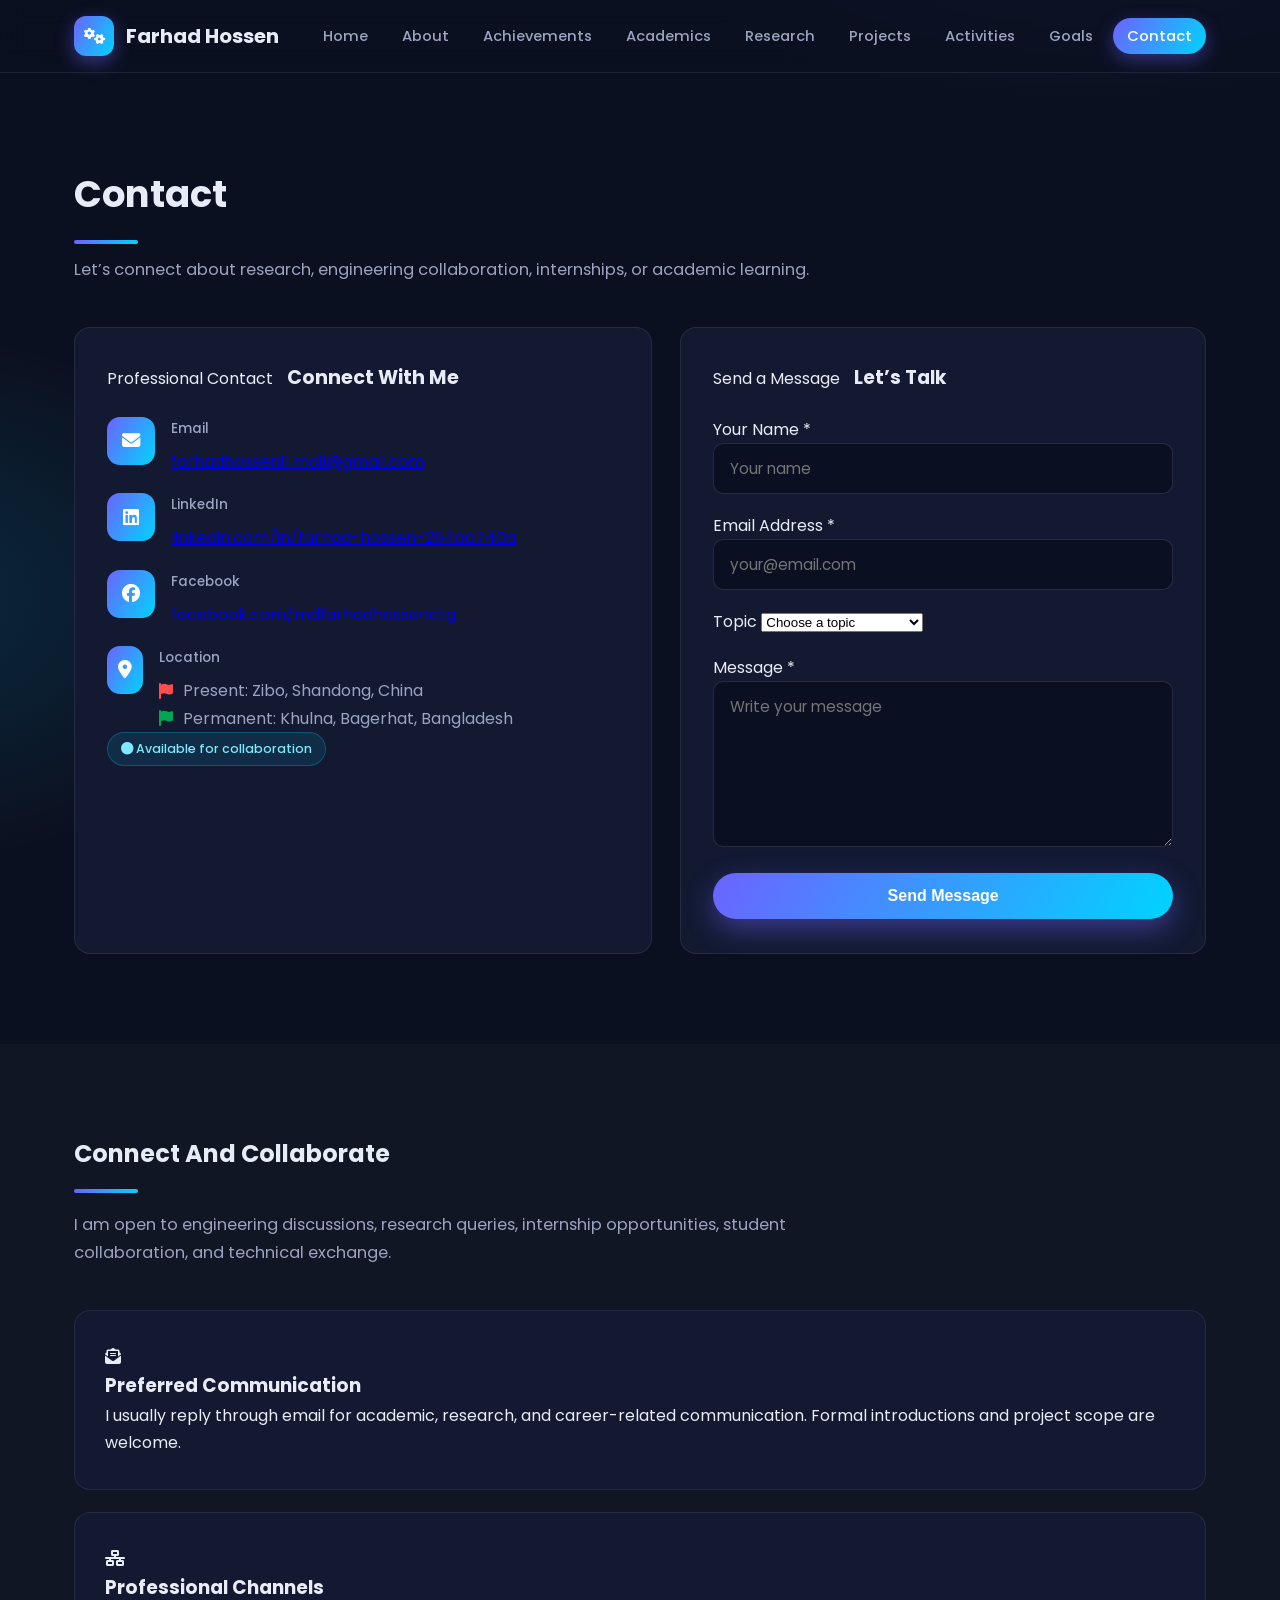
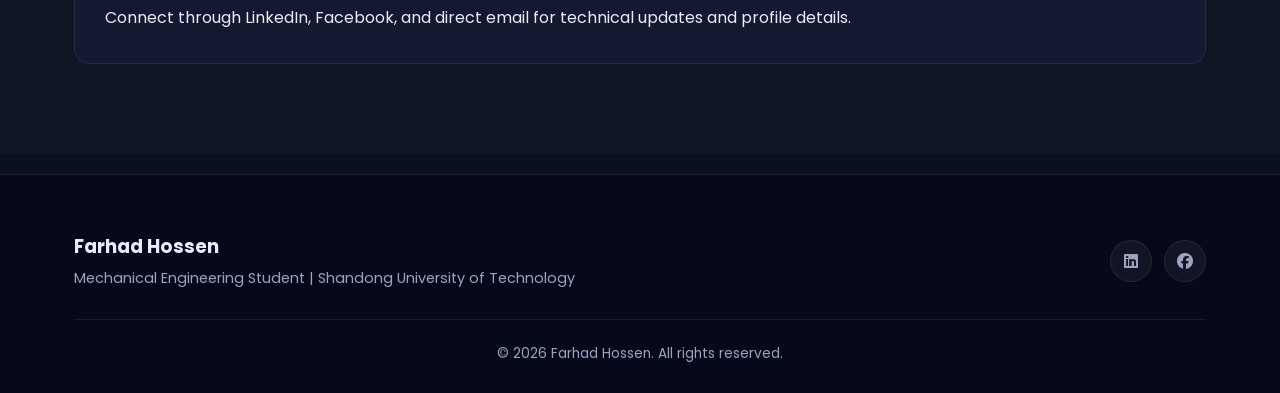
<file: contact.html>
<!DOCTYPE html>

<html lang="en"><head><meta http-equiv="Content-Type" content="text/html; charset=UTF-8">
  
  <meta name="viewport" content="width=device-width, initial-scale=1.0">
  <title>Contact | Farhad Hossen</title>
  <link rel="stylesheet" href="style.css">
  <link rel="preconnect" href="https://fonts.googleapis.com">
  <link rel="preconnect" href="https://fonts.gstatic.com" crossorigin>
  <link href="https://fonts.googleapis.com/css2?family=Poppins:wght@300;400;500;600;700;800&display=swap" rel="stylesheet">
  <link rel="stylesheet" href="https://cdnjs.cloudflare.com/ajax/libs/font-awesome/6.5.1/css/all.min.css">
</head>
<body>
  <header class="navbar">
    <div class="container">
      <a href="https://farhadhossen11.github.io/Farhad-Hossen/index.html" class="logo"><span class="logo-icon"><i class="fas fa-cogs"></i></span><span>Farhad Hossen</span></a>
      <div class="hamburger"><span></span><span></span><span></span></div>
      <nav>
        <ul>
          <li><a href="https://farhadhossen11.github.io/Farhad-Hossen/index.html">Home</a></li>
          <li><a href="https://farhadhossen11.github.io/Farhad-Hossen/about.html">About</a></li>
          <li><a href="https://farhadhossen11.github.io/Farhad-Hossen/achievements.html">Achievements</a></li>
          <li><a href="https://farhadhossen11.github.io/Farhad-Hossen/academics.html">Academics</a></li>
          <li><a href="https://farhadhossen11.github.io/Farhad-Hossen/research.html">Research</a></li>
          <li><a href="https://farhadhossen11.github.io/Farhad-Hossen/projects.html">Projects</a></li>
          <li><a href="https://farhadhossen11.github.io/Farhad-Hossen/activities.html">Activities</a></li>
          <li><a href="https://farhadhossen11.github.io/Farhad-Hossen/goals.html">Goals</a></li>
          <li><a href="https://farhadhossen11.github.io/Farhad-Hossen/contact.html" class="active">Contact</a></li>
        </ul>
      </nav>
    </div>
  </header>

  <main>
    <section id="contact" class="section-padding contact-section">
      <div class="container">
        <div class="section-title-wrap">
          <h2 class="section-title">Contact</h2>
          <p class="section-intro">Let’s connect about research, engineering collaboration, internships, or academic learning.</p>
        </div>
        <div class="contact-grid">
          <aside class="contact-panel contact-info-panel">
            <div class="contact-panel-header">
              <span class="panel-kicker">Professional Contact</span>
              <h3>Connect With Me</h3>
            </div>
            <div class="contact-list">
              <div class="contact-item">
                <span class="contact-icon-large"><i class="fas fa-envelope"></i></span>
                <div>
                  <span class="contact-label">Email</span>
                  <a href="mailto:farhadhossen11.mail@gmail.com">farhadhossen11.mail@gmail.com</a>
                </div>
              </div>
              <div class="contact-item">
                <span class="contact-icon-large"><i class="fab fa-linkedin"></i></span>
                <div>
                  <span class="contact-label">LinkedIn</span>
                  <a href="https://www.linkedin.com/in/farhad-hossen-264aa740a" target="_blank">linkedin.com/in/farhad-hossen-264aa740a</a>
                </div>
              </div>
              <div class="contact-item">
                <span class="contact-icon-large"><i class="fab fa-facebook"></i></span>
                <div>
                  <span class="contact-label">Facebook</span>
                  <a href="https://www.facebook.com/mdfarhadhossenctg" target="_blank">facebook.com/mdfarhadhossenctg</a>
                </div>
              </div>
              <div class="contact-item">
                <span class="contact-icon-large"><i class="fas fa-map-marker-alt"></i></span>
                <div>
                  <span class="contact-label">Location</span>
                  <span class="contact-text location-line"><i class="fas fa-flag" style="color:#ff4d4f"></i>Present: Zibo, Shandong, China</span>
                  <span class="contact-text location-line"><i class="fas fa-flag" style="color:#00a651"></i>Permanent: Khulna, Bagerhat, Bangladesh</span>
                </div>
              </div>
            </div>
            <div class="mini-status">
              <span><i class="fas fa-circle"></i> Available for collaboration</span>
            </div>
          </aside>
          <section class="contact-panel contact-form-panel">
            <div class="contact-panel-header">
              <span class="panel-kicker">Send a Message</span>
              <h3>Let’s Talk</h3>
            </div>
            <form class="contact-form" id="contactForm">
              <div class="form-group">
                <label for="name">Your Name <span>*</span></label>
                <input type="text" id="name" name="name" placeholder="Your name" required="" autocomplete="name">
              </div>
              <div class="form-group">
                <label for="email">Email Address <span>*</span></label>
                <input type="email" id="email" name="email" placeholder="your@email.com" required="" autocomplete="email">
              </div>
              <div class="form-group">
                <label for="topic">Topic</label>
                <select id="topic" name="topic">
                  <option value="">Choose a topic</option>
                  <option value="Research Collaboration">Research Collaboration</option>
                  <option value="Internship / Project">Internship / Project</option>
                  <option value="Academic Discussion">Academic Discussion</option>
                  <option value="General Contact">General Contact</option>
                </select>
              </div>
              <div class="form-group">
                <label for="message">Message <span>*</span></label>
                <textarea id="message" name="message" rows="6" placeholder="Write your message" required=""></textarea>
              </div>
              <div class="form-actions">
                <button type="submit" class="btn btn-primary btn-submit">Send Message</button>
                <span class="form-status" id="formStatus" aria-live="polite"></span>
              </div>
            </form>
          </section>
        </div>
      </div>
    </section>

    <section class="section-padding bg-light">
      <div class="container">
        <div class="section-title-wrap">
          <h2 class="section-title small-title">Connect And Collaborate</h2>
          <p class="section-intro">I am open to engineering discussions, research queries, internship opportunities, student collaboration, and technical exchange.</p>
        </div>
        <div class="contact-detail-grid">
          <article class="contact-detail-card">
            <div class="panel-icon"><i class="fas fa-envelope-open-text"></i></div>
            <h3>Preferred Communication</h3>
            <p>I usually reply through email for academic, research, and career-related communication. Formal introductions and project scope are welcome.</p>
          </article>
          <article class="contact-detail-card">
            <div class="panel-icon"><i class="fas fa-network-wired"></i></div>
            <h3>Professional Channels</h3>
            <p>Connect through LinkedIn, Facebook, and direct email for technical updates and profile details.</p>
          </article>
        </div>
      </div>
    </section>
  </main>

  <footer>
    <div class="container">
      <div class="footer-content">
        <div class="footer-info"><h3>Farhad Hossen</h3><p>Mechanical Engineering Student | Shandong University of Technology</p></div>
        <div class="footer-social"><a href="https://www.linkedin.com/in/farhad-hossen-264aa740a" target="_blank"><i class="fab fa-linkedin"></i></a><a href="https://www.facebook.com/mdfarhadhossenctg" target="_blank"><i class="fab fa-facebook"></i></a></div>
      </div>
      <div class="footer-bottom"><p>© <span id="current-year">2026</span> Farhad Hossen. All rights reserved.</p></div>
    </div>
  </footer>
  <script src="script.js"></script>


</body></html>
</file>
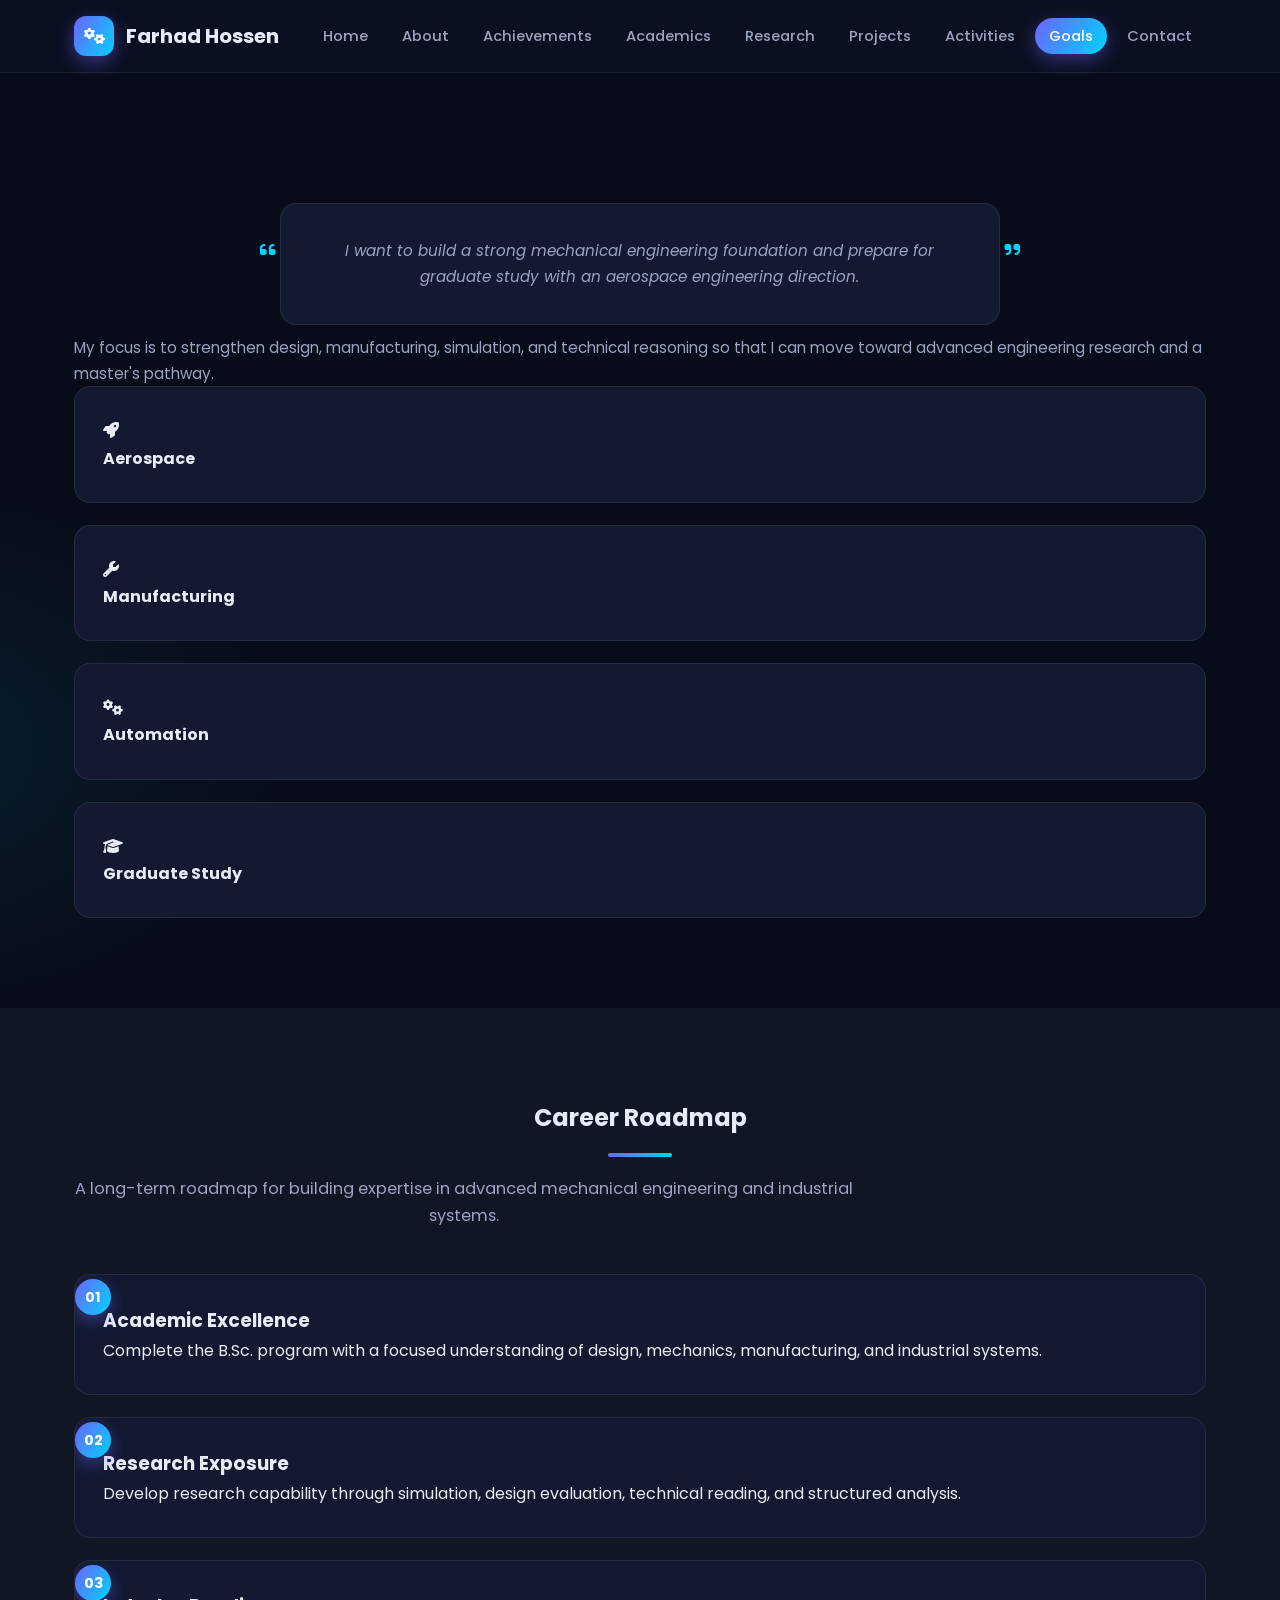
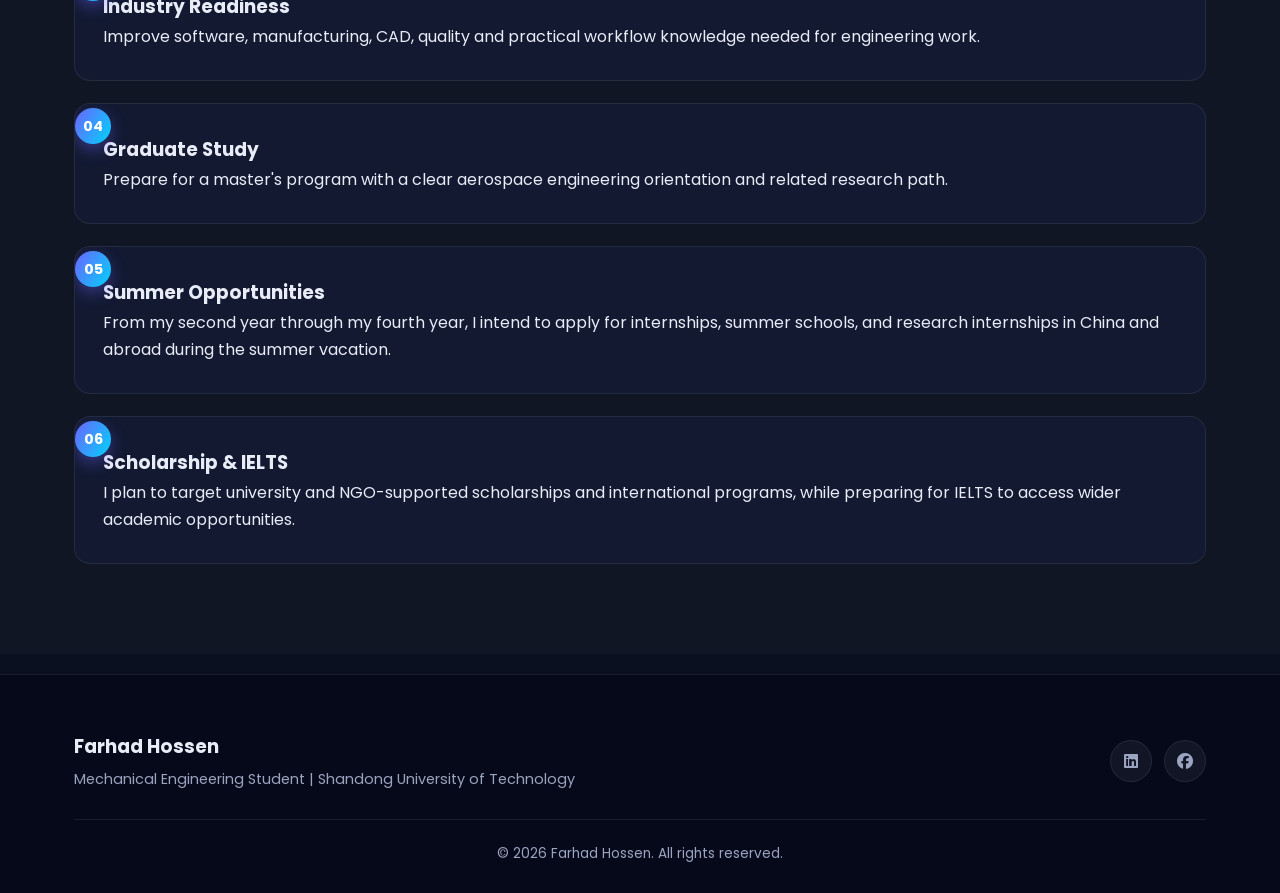
<file: goals.html>
<!DOCTYPE html>

<html lang="en"><head><meta http-equiv="Content-Type" content="text/html; charset=UTF-8">
  
  <meta name="viewport" content="width=device-width, initial-scale=1.0">
  <title>Goals | Farhad Hossen</title>
  <link rel="stylesheet" href="style.css">
  <link rel="preconnect" href="https://fonts.googleapis.com">
  <link rel="preconnect" href="https://fonts.gstatic.com" crossorigin>
  <link href="https://fonts.googleapis.com/css2?family=Poppins:wght@300;400;500;600;700;800&display=swap" rel="stylesheet">
  <link rel="stylesheet" href="https://cdnjs.cloudflare.com/ajax/libs/font-awesome/6.5.1/css/all.min.css">
</head>
<body>
  <header class="navbar">
    <div class="container">
      <a href="https://farhadhossen11.github.io/Farhad-Hossen/index.html" class="logo"><span class="logo-icon"><i class="fas fa-cogs"></i></span><span>Farhad Hossen</span></a>
      <div class="hamburger"><span></span><span></span><span></span></div>
      <nav>
        <ul>
          <li><a href="https://farhadhossen11.github.io/Farhad-Hossen/index.html">Home</a></li>
          <li><a href="https://farhadhossen11.github.io/Farhad-Hossen/about.html">About</a></li>
          <li><a href="https://farhadhossen11.github.io/Farhad-Hossen/achievements.html">Achievements</a></li>
          <li><a href="https://farhadhossen11.github.io/Farhad-Hossen/academics.html">Academics</a></li>
          <li><a href="https://farhadhossen11.github.io/Farhad-Hossen/research.html">Research</a></li>
          <li><a href="https://farhadhossen11.github.io/Farhad-Hossen/projects.html">Projects</a></li>
          <li><a href="https://farhadhossen11.github.io/Farhad-Hossen/activities.html">Activities</a></li>
          <li><a href="https://farhadhossen11.github.io/Farhad-Hossen/goals.html" class="active">Goals</a></li>
          <li><a href="https://farhadhossen11.github.io/Farhad-Hossen/contact.html">Contact</a></li>
        </ul>
      </nav>
    </div>
  </header>

  <main>
    <section id="goals" class="section-padding bg-dark">
      <div class="container">
        <div class="goals-content">
          <div class="dream-quote-container">
            <i class="fas fa-quote-left quote-icon"></i>
            <p class="dream-quote">I want to build a strong mechanical engineering foundation and prepare for graduate study with an aerospace engineering direction.</p>
            <i class="fas fa-quote-right quote-icon"></i>
          </div>
          <p>My focus is to strengthen design, manufacturing, simulation, and technical reasoning so that I can move toward advanced engineering research and a master's pathway.</p>
          <div class="goals-values">
            <div class="value-item reveal active"><i class="fas fa-rocket"></i><h4>Aerospace</h4></div>
            <div class="value-item reveal active"><i class="fas fa-wrench"></i><h4>Manufacturing</h4></div>
            <div class="value-item reveal active"><i class="fas fa-cogs"></i><h4>Automation</h4></div>
            <div class="value-item reveal active"><i class="fas fa-graduation-cap"></i><h4>Graduate Study</h4></div>
          </div>
        </div>
      </div>
    </section>

    <section class="section-padding bg-light">
      <div class="container">
        <div class="section-title-wrap centered">
          <h2 class="section-title small-title">Career Roadmap</h2>
          <p class="section-intro dark-copy">A long-term roadmap for building expertise in advanced mechanical engineering and industrial systems.</p>
        </div>
        <div class="goal-roadmap-grid">
          <article class="goal-roadmap-card">
            <span class="step-number">01</span>
            <h3>Academic Excellence</h3>
            <p>Complete the B.Sc. program with a focused understanding of design, mechanics, manufacturing, and industrial systems.</p>
          </article>
          <article class="goal-roadmap-card">
            <span class="step-number">02</span>
            <h3>Research Exposure</h3>
            <p>Develop research capability through simulation, design evaluation, technical reading, and structured analysis.</p>
          </article>
          <article class="goal-roadmap-card">
            <span class="step-number">03</span>
            <h3>Industry Readiness</h3>
            <p>Improve software, manufacturing, CAD, quality and practical workflow knowledge needed for engineering work.</p>
          </article>
          <article class="goal-roadmap-card">
            <span class="step-number">04</span>
            <h3>Graduate Study</h3>
            <p>Prepare for a master's program with a clear aerospace engineering orientation and related research path.</p>
          </article>
          <article class="goal-roadmap-card">
            <span class="step-number">05</span>
            <h3>Summer Opportunities</h3>
            <p>From my second year through my fourth year, I intend to apply for internships, summer schools, and research internships in China and abroad during the summer vacation.</p>
          </article>
          <article class="goal-roadmap-card">
            <span class="step-number">06</span>
            <h3>Scholarship &amp; IELTS</h3>
            <p>I plan to target university and NGO-supported scholarships and international programs, while preparing for IELTS to access wider academic opportunities.</p>
          </article>
        </div>
      </div>
    </section>
  </main>

  <footer>
    <div class="container">
      <div class="footer-content">
        <div class="footer-info"><h3>Farhad Hossen</h3><p>Mechanical Engineering Student | Shandong University of Technology</p></div>
        <div class="footer-social"><a href="https://www.linkedin.com/in/farhad-hossen-264aa740a" target="_blank"><i class="fab fa-linkedin"></i></a><a href="https://www.facebook.com/mdfarhadhossenctg" target="_blank"><i class="fab fa-facebook"></i></a></div>
      </div>
      <div class="footer-bottom"><p>© <span id="current-year">2026</span> Farhad Hossen. All rights reserved.</p></div>
    </div>
  </footer>
  <script src="script.js"></script>


</body></html>
</file>
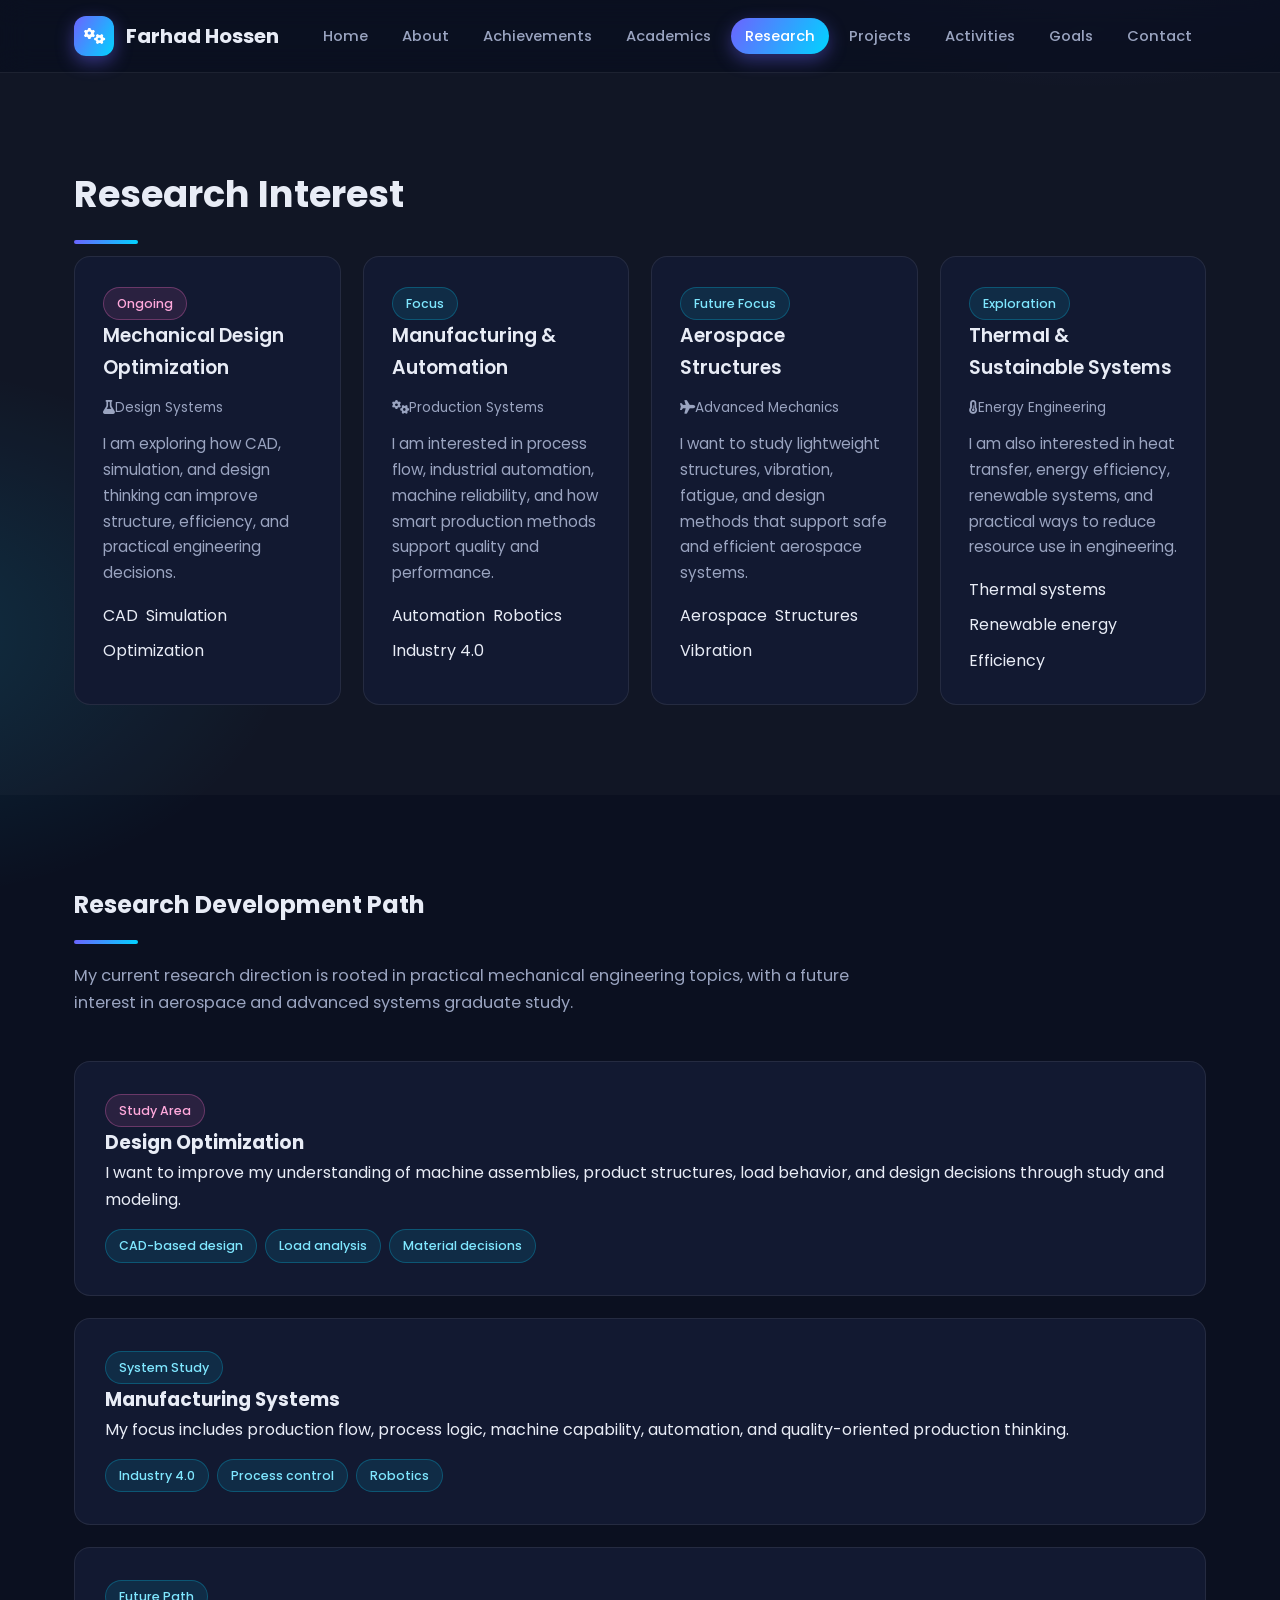
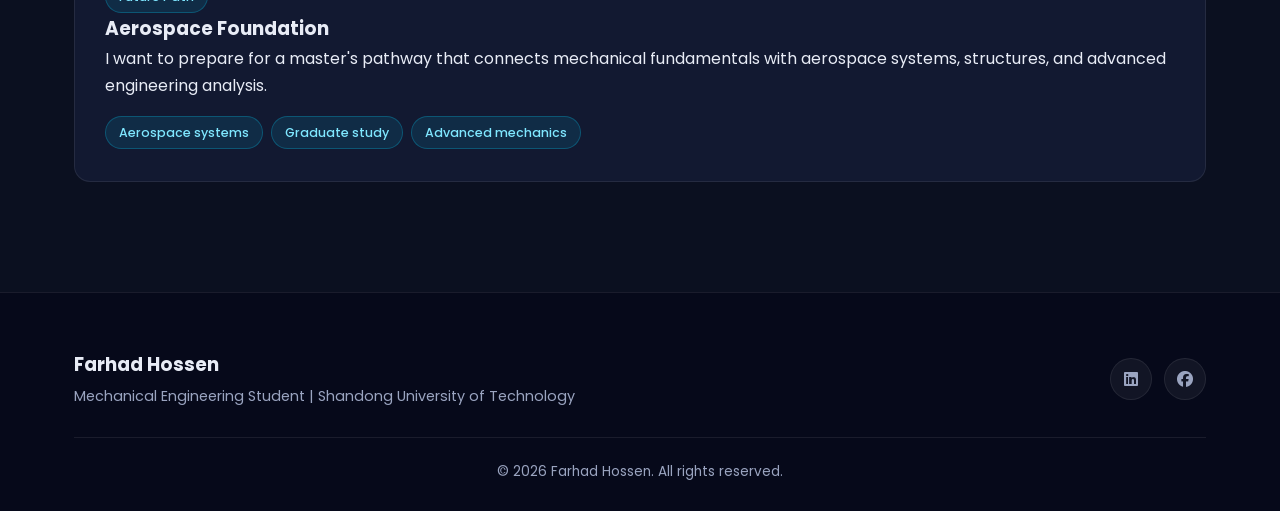
<file: research.html>
<!DOCTYPE html>

<html lang="en"><head><meta http-equiv="Content-Type" content="text/html; charset=UTF-8">
  
  <meta name="viewport" content="width=device-width, initial-scale=1.0">
  <title>Research | Farhad Hossen</title>
  <link rel="stylesheet" href="style.css">
  <link rel="preconnect" href="https://fonts.googleapis.com">
  <link rel="preconnect" href="https://fonts.gstatic.com" crossorigin>
  <link href="https://fonts.googleapis.com/css2?family=Poppins:wght@300;400;500;600;700;800&display=swap" rel="stylesheet">
  <link rel="stylesheet" href="https://cdnjs.cloudflare.com/ajax/libs/font-awesome/6.5.1/css/all.min.css">
</head>
<body>
  <header class="navbar">
    <div class="container">
      <a href="https://farhadhossen11.github.io/Farhad-Hossen/index.html" class="logo"><span class="logo-icon"><i class="fas fa-cogs"></i></span><span>Farhad Hossen</span></a>
      <div class="hamburger"><span></span><span></span><span></span></div>
      <nav>
        <ul>
          <li><a href="https://farhadhossen11.github.io/Farhad-Hossen/index.html">Home</a></li>
          <li><a href="https://farhadhossen11.github.io/Farhad-Hossen/about.html">About</a></li>
          <li><a href="https://farhadhossen11.github.io/Farhad-Hossen/achievements.html">Achievements</a></li>
          <li><a href="https://farhadhossen11.github.io/Farhad-Hossen/academics.html">Academics</a></li>
          <li><a href="https://farhadhossen11.github.io/Farhad-Hossen/research.html" class="active">Research</a></li>
          <li><a href="https://farhadhossen11.github.io/Farhad-Hossen/projects.html">Projects</a></li>
          <li><a href="https://farhadhossen11.github.io/Farhad-Hossen/activities.html">Activities</a></li>
          <li><a href="https://farhadhossen11.github.io/Farhad-Hossen/goals.html">Goals</a></li>
          <li><a href="https://farhadhossen11.github.io/Farhad-Hossen/contact.html">Contact</a></li>
        </ul>
      </nav>
    </div>
  </header>

  <main>
    <section id="research" class="section-padding bg-light">
      <div class="container">
        <h2 class="section-title">Research Interest</h2>
        <div class="research-grid">
          <article class="research-card reveal active">
            <span class="research-badge ongoing">Ongoing</span>
            <h3>Mechanical Design Optimization</h3>
            <div class="meta"><i class="fas fa-flask"></i>Design Systems</div>
            <p>I am exploring how CAD, simulation, and design thinking can improve structure, efficiency, and practical engineering decisions.</p>
            <div class="research-tags"><span>CAD</span><span>Simulation</span><span>Optimization</span></div>
          </article>
          <article class="research-card reveal active">
            <span class="research-badge">Focus</span>
            <h3>Manufacturing &amp; Automation</h3>
            <div class="meta"><i class="fas fa-cogs"></i>Production Systems</div>
            <p>I am interested in process flow, industrial automation, machine reliability, and how smart production methods support quality and performance.</p>
            <div class="research-tags"><span>Automation</span><span>Robotics</span><span>Industry 4.0</span></div>
          </article>
          <article class="research-card reveal active">
            <span class="research-badge">Future Focus</span>
            <h3>Aerospace Structures</h3>
            <div class="meta"><i class="fas fa-plane"></i>Advanced Mechanics</div>
            <p>I want to study lightweight structures, vibration, fatigue, and design methods that support safe and efficient aerospace systems.</p>
            <div class="research-tags"><span>Aerospace</span><span>Structures</span><span>Vibration</span></div>
          </article>
          <article class="research-card reveal active">
            <span class="research-badge">Exploration</span>
            <h3>Thermal &amp; Sustainable Systems</h3>
            <div class="meta"><i class="fas fa-temperature-half"></i>Energy Engineering</div>
            <p>I am also interested in heat transfer, energy efficiency, renewable systems, and practical ways to reduce resource use in engineering.</p>
            <div class="research-tags"><span>Thermal systems</span><span>Renewable energy</span><span>Efficiency</span></div>
          </article>
        </div>
      </div>
    </section>

    <section class="section-padding">
      <div class="container">
        <div class="section-title-wrap">
          <h2 class="section-title small-title">Research Development Path</h2>
          <p class="section-intro">My current research direction is rooted in practical mechanical engineering topics, with a future interest in aerospace and advanced systems graduate study.</p>
        </div>
        <div class="research-detail-grid">
          <article class="research-detail-card">
            <span class="research-badge ongoing">Study Area</span>
            <h3>Design Optimization</h3>
            <p>I want to improve my understanding of machine assemblies, product structures, load behavior, and design decisions through study and modeling.</p>
            <div class="plain-tags">
              <span>CAD-based design</span>
              <span>Load analysis</span>
              <span>Material decisions</span>
            </div>
          </article>
          <article class="research-detail-card">
            <span class="research-badge">System Study</span>
            <h3>Manufacturing Systems</h3>
            <p>My focus includes production flow, process logic, machine capability, automation, and quality-oriented production thinking.</p>
            <div class="plain-tags">
              <span>Industry 4.0</span>
              <span>Process control</span>
              <span>Robotics</span>
            </div>
          </article>
          <article class="research-detail-card">
            <span class="research-badge">Future Path</span>
            <h3>Aerospace Foundation</h3>
            <p>I want to prepare for a master's pathway that connects mechanical fundamentals with aerospace systems, structures, and advanced engineering analysis.</p>
            <div class="plain-tags">
              <span>Aerospace systems</span>
              <span>Graduate study</span>
              <span>Advanced mechanics</span>
            </div>
          </article>
        </div>
      </div>
    </section>
  </main>

  <footer>
    <div class="container">
      <div class="footer-content">
        <div class="footer-info"><h3>Farhad Hossen</h3><p>Mechanical Engineering Student | Shandong University of Technology</p></div>
        <div class="footer-social"><a href="https://www.linkedin.com/in/farhad-hossen-264aa740a" target="_blank"><i class="fab fa-linkedin"></i></a><a href="https://www.facebook.com/mdfarhadhossenctg" target="_blank"><i class="fab fa-facebook"></i></a></div>
      </div>
      <div class="footer-bottom"><p>© <span id="current-year">2026</span> Farhad Hossen. All rights reserved.</p></div>
    </div>
  </footer>
  <script src="script.js"></script>


</body></html>
</file>
<file: style.css>
/* ============================================================
   Farhad Hossen — Personal Portfolio
   Modern dark theme with glassmorphism + gradient accents
   ============================================================ */

:root {
  --bg-dark: #0b1020;
  --bg-darker: #06091a;
  --bg-card: #121931;
  --bg-card-alt: #161e3a;
  --text-main: #e8ecf6;
  --text-muted: #9aa4c0;
  --accent: #6c63ff;
  --accent-2: #00d4ff;
  --accent-3: #ff6ec7;
  --gradient: linear-gradient(120deg, #6c63ff 0%, #00d4ff 100%);
  --gradient-pink: linear-gradient(120deg, #ff6ec7 0%, #6c63ff 100%);
  --border-soft: rgba(255, 255, 255, 0.08);
  --glass: rgba(18, 25, 49, 0.65);
  --shadow-lg: 0 18px 45px rgba(0, 0, 0, 0.45);
  --radius: 16px;
  --radius-sm: 10px;
}

* { margin: 0; padding: 0; box-sizing: border-box; }

html { scroll-behavior: smooth; }

body {
  font-family: 'Poppins', sans-serif;
  background:
    radial-gradient(900px 500px at 85% -10%, rgba(108, 99, 255, 0.22), transparent 60%),
    radial-gradient(700px 450px at -10% 30%, rgba(0, 212, 255, 0.14), transparent 60%),
    var(--bg-dark);
  color: var(--text-main);
  line-height: 1.7;
  min-height: 100vh;
  overflow-x: hidden;
}

.container {
  max-width: 1180px;
  margin: 0 auto;
  padding: 0 24px;
}

/* ---------- Navbar ---------- */
.navbar {
  position: sticky;
  top: 0;
  z-index: 100;
  background: rgba(11, 16, 32, 0.75);
  backdrop-filter: blur(14px);
  -webkit-backdrop-filter: blur(14px);
  border-bottom: 1px solid var(--border-soft);
  padding: 0 24px;
}

.navbar .container {
  display: flex;
  align-items: center;
  justify-content: space-between;
  height: 72px;
}

.logo {
  display: flex;
  align-items: center;
  gap: 12px;
  text-decoration: none;
  font-weight: 700;
  font-size: 1.25rem;
  color: var(--text-main);
}

.logo-icon {
  display: inline-flex;
  align-items: center;
  justify-content: center;
  width: 40px;
  height: 40px;
  border-radius: 12px;
  background: var(--gradient);
  color: #fff;
  font-size: 1.05rem;
  box-shadow: 0 6px 18px rgba(108, 99, 255, 0.45);
  transition: transform 0.3s ease;
}

.logo:hover .logo-icon { transform: rotate(-8deg) scale(1.05); }

.navbar nav ul {
  display: flex;
  gap: 6px;
  list-style: none;
}

.navbar nav a {
  text-decoration: none;
  color: var(--text-muted);
  font-size: 0.92rem;
  font-weight: 500;
  padding: 8px 14px;
  border-radius: 999px;
  transition: all 0.25s ease;
}

.navbar nav a:hover { color: #fff; background: rgba(255, 255, 255, 0.06); }

.navbar nav a.active {
  color: #fff;
  background: var(--gradient);
  box-shadow: 0 6px 18px rgba(108, 99, 255, 0.4);
}

/* Hamburger */
.hamburger { display: none; cursor: pointer; flex-direction: column; gap: 5px; }
.hamburger span {
  width: 26px; height: 3px; border-radius: 3px;
  background: var(--text-main);
  transition: 0.3s;
}

/* ---------- Hero ---------- */
.hero {
  position: relative;
  display: flex;
  align-items: center;
  min-height: calc(100vh - 72px);
  padding: 80px 0;
  overflow: hidden;
}

.hero::before {
  content: "";
  position: absolute;
  inset: 0;
  background:
    radial-gradient(600px 350px at 20% 85%, rgba(255, 110, 199, 0.16), transparent 65%),
    radial-gradient(700px 400px at 80% 15%, rgba(0, 212, 255, 0.16), transparent 65%);
  pointer-events: none;
}

.hero .container { position: relative; z-index: 1; }

.hero-content { max-width: 760px; }

.hero-badge {
  display: inline-flex;
  align-items: center;
  gap: 8px;
  padding: 7px 16px;
  border-radius: 999px;
  border: 1px solid rgba(108, 99, 255, 0.45);
  background: rgba(108, 99, 255, 0.12);
  color: #b8b2ff;
  font-size: 0.85rem;
  font-weight: 500;
  margin-bottom: 26px;
}

.hero-badge i { color: var(--accent-2); }

.hero h1 {
  font-size: clamp(2.4rem, 6vw, 4.2rem);
  font-weight: 800;
  line-height: 1.15;
  margin-bottom: 20px;
}

.hero h1 .gradient-text {
  background: var(--gradient);
  -webkit-background-clip: text;
  background-clip: text;
  color: transparent;
}

.hero p {
  font-size: 1.12rem;
  color: var(--text-muted);
  max-width: 620px;
  margin-bottom: 36px;
}

.hero-buttons { display: flex; flex-wrap: wrap; gap: 16px; }

.btn {
  display: inline-flex;
  align-items: center;
  gap: 10px;
  padding: 14px 30px;
  border-radius: 999px;
  font-size: 1rem;
  font-weight: 600;
  text-decoration: none;
  cursor: pointer;
  border: none;
  transition: all 0.3s ease;
}

.btn-primary {
  color: #fff;
  background: var(--gradient);
  box-shadow: 0 10px 28px rgba(108, 99, 255, 0.45);
}

.btn-primary:hover { transform: translateY(-3px); box-shadow: 0 16px 38px rgba(108, 99, 255, 0.55); }

.btn-outline {
  color: var(--text-main);
  background: rgba(255, 255, 255, 0.05);
  border: 1px solid rgba(255, 255, 255, 0.18);
}

.btn-outline:hover { border-color: var(--accent-2); color: var(--accent-2); transform: translateY(-3px); }

.btn-submit { width: 100%; justify-content: center; }

/* ---------- Stats strip ---------- */
.stats-strip {
  display: grid;
  grid-template-columns: repeat(auto-fit, minmax(180px, 1fr));
  gap: 18px;
  margin-top: 64px;
}

.stat-card {
  background: var(--glass);
  border: 1px solid var(--border-soft);
  backdrop-filter: blur(10px);
  border-radius: var(--radius);
  padding: 26px 22px;
  text-align: center;
  transition: transform 0.3s ease, border-color 0.3s ease;
}

.stat-card:hover { transform: translateY(-6px); border-color: rgba(108, 99, 255, 0.5); }

.stat-card .stat-icon {
  font-size: 1.5rem;
  background: var(--gradient);
  -webkit-background-clip: text;
  background-clip: text;
  color: transparent;
  margin-bottom: 10px;
}

.stat-card h4 { font-size: 1.6rem; font-weight: 700; }
.stat-card p { font-size: 0.85rem; color: var(--text-muted); }

/* ---------- Section base ---------- */
.section-padding { padding: 90px 0; }

.bg-light { background: rgba(255, 255, 255, 0.025); }
.bg-dark { background: rgba(0, 0, 0, 0.25); }

.section-title-wrap { margin-bottom: 44px; }

.section-title {
  font-size: clamp(1.7rem, 3.5vw, 2.3rem);
  font-weight: 700;
  margin-bottom: 12px;
}

.section-title.small-title { font-size: 1.5rem; margin-bottom: 18px; }

.section-title::after {
  content: "";
  display: block;
  width: 64px;
  height: 4px;
  border-radius: 4px;
  background: var(--gradient);
  margin-top: 14px;
}

.section-title-wrap.centered { text-align: center; }
.section-title-wrap.centered .section-title::after { margin-left: auto; margin-right: auto; }

.section-intro {
  color: var(--text-muted);
  font-size: 1.02rem;
  max-width: 780px;
}

.dark-copy { color: var(--text-muted); }

.contact-subtitle {
  color: var(--text-muted);
  margin-top: -14px;
  margin-bottom: 36px;
}

/* ---------- Cards ---------- */
.research-grid, .activity-grid, .cocurricular-grid,
.achievement-grid, .award-grid, .academics-summary-grid,
.academic-background-grid, .contact-grid, .certificate-gallery {
  display: grid;
  gap: 22px;
}

.research-grid { grid-template-columns: repeat(auto-fit, minmax(260px, 1fr)); }
.activity-grid { grid-template-columns: repeat(auto-fit, minmax(260px, 1fr)); }
.achievement-grid { grid-template-columns: repeat(auto-fit, minmax(280px, 1fr)); }
.award-grid { grid-template-columns: repeat(auto-fit, minmax(280px, 1fr)); }
.academics-summary-grid { grid-template-columns: repeat(auto-fit, minmax(300px, 1fr)); }
.academic-background-grid { grid-template-columns: repeat(auto-fit, minmax(340px, 1fr)); }
.contact-grid { grid-template-columns: 1.1fr 1fr; gap: 28px; }
.certificate-gallery { grid-template-columns: repeat(auto-fill, minmax(260px, 1fr)); }
.goal-roadmap-grid { display: grid; gap: 22px; grid-template-columns: 1fr; }
.learning-roadmap { display: grid; gap: 20px; }

.research-card, .activity-card, .achievement-card,
.award-box, .goal-roadmap-card, .value-item, .timeline-step {
  background: var(--bg-card);
  border: 1px solid var(--border-soft);
  border-radius: var(--radius);
  padding: 30px 28px;
  transition: all 0.35s ease;
  position: relative;
  overflow: hidden;
}

.research-card::before, .activity-card::before, .achievement-card::before,
.award-box::before {
  content: "";
  position: absolute;
  top: 0; left: 0;
  width: 100%; height: 3px;
  background: var(--gradient);
  opacity: 0;
  transition: opacity 0.35s ease;
}

.research-card:hover, .activity-card:hover, .achievement-card:hover,
.award-box:hover, .goal-roadmap-card:hover {
  transform: translateY(-7px);
  border-color: rgba(108, 99, 255, 0.45);
  box-shadow: var(--shadow-lg);
}

.research-card:hover::before, .activity-card:hover::before,
.achievement-card:hover::before, .award-box:hover::before { opacity: 1; }

.card-icon {
  display: inline-flex;
  align-items: center;
  justify-content: center;
  width: 52px; height: 52px;
  border-radius: 14px;
  background: rgba(108, 99, 255, 0.12);
  color: var(--accent-2);
  font-size: 1.2rem;
  margin-bottom: 18px;
}

.research-card h3, .activity-card h3, .achievement-card h3, .award-box h3 {
  font-size: 1.18rem;
  font-weight: 600;
  margin-bottom: 12px;
}

.research-card p, .activity-card p, .achievement-card p, .award-box p {
  color: var(--text-muted);
  font-size: 0.95rem;
}

.meta {
  color: var(--text-muted);
  font-size: 0.85rem;
  margin-bottom: 12px;
}

.highlight-label {
  display: inline-block;
  margin-bottom: 8px;
  font-size: 0.78rem;
  font-weight: 600;
  letter-spacing: 1.2px;
  text-transform: uppercase;
  color: var(--accent-2);
}

/* ---------- Badges & tags ---------- */
.research-tags, .plain-tags { display: flex; flex-wrap: wrap; gap: 8px; margin-top: 16px; }

.research-badge, .plain-tags span, .mini-status {
  display: inline-block;
  padding: 5px 13px;
  border-radius: 999px;
  font-size: 0.78rem;
  font-weight: 500;
  background: rgba(0, 212, 255, 0.1);
  color: #7fe7ff;
  border: 1px solid rgba(0, 212, 255, 0.25);
}

.research-badge.ongoing {
  background: rgba(255, 110, 199, 0.1);
  color: #ffa9dc;
  border-color: rgba(255, 110, 199, 0.3);
}

.course-type {
  display: inline-block;
  padding: 3px 11px;
  border-radius: 999px;
  font-size: 0.72rem;
  font-weight: 600;
  letter-spacing: 0.4px;
  text-transform: uppercase;
}

.core-badge { background: rgba(108, 99, 255, 0.15); color: #b0a9ff; }
.elective-badge { background: rgba(0, 212, 255, 0.12); color: #7fe7ff; }
.thesis-badge { background: rgba(255, 110, 199, 0.15); color: #ffa9dc; }

/* ---------- Semester tabs ---------- */
.semester-tabs {
  display: flex;
  flex-wrap: wrap;
  gap: 10px;
  margin-bottom: 26px;
}

.semester-tab {
  font-family: inherit;
  padding: 10px 20px;
  border-radius: 999px;
  border: 1px solid rgba(255, 255, 255, 0.14);
  background: rgba(255, 255, 255, 0.04);
  color: var(--text-muted);
  font-size: 0.9rem;
  font-weight: 500;
  cursor: pointer;
  transition: all 0.25s ease;
}

.semester-tab span { opacity: 0.7; font-size: 0.8rem; }

.semester-tab:hover { color: #fff; border-color: rgba(108, 99, 255, 0.5); }

.semester-tab.active {
  color: #fff;
  background: var(--gradient);
  border-color: transparent;
  box-shadow: 0 8px 20px rgba(108, 99, 255, 0.4);
}

.semester-panel { display: none; }
.semester-panel.active { display: block; animation: fadeUp 0.45s ease; }

.semester-header {
  display: flex;
  justify-content: space-between;
  align-items: center;
  margin-bottom: 16px;
  padding-bottom: 12px;
  border-bottom: 1px solid var(--border-soft);
}

.credit-badge {
  padding: 5px 14px;
  border-radius: 999px;
  font-size: 0.8rem;
  font-weight: 600;
  background: rgba(108, 99, 255, 0.15);
  color: #b0a9ff;
}

.course-list { list-style: none; }

.course-item {
  display: flex;
  justify-content: space-between;
  align-items: center;
  gap: 14px;
  padding: 14px 18px;
  border-radius: var(--radius-sm);
  transition: background 0.25s ease;
}

.course-item:hover { background: rgba(255, 255, 255, 0.04); }

.course-name { font-weight: 500; font-size: 0.95rem; }
.course-info { color: var(--text-muted); font-size: 0.85rem; }
.course-credits { font-weight: 600; font-size: 0.9rem; color: var(--accent-2); white-space: nowrap; }

/* ---------- Detail grids ---------- */
.research-detail-grid, .activity-detail-grid, .achievement-detail-grid,
.contact-detail-grid { display: grid; gap: 22px; grid-template-columns: 1fr; }

.research-detail-card, .activity-detail-card, .achievement-detail-card,
.contact-detail-card {
  background: var(--bg-card);
  border: 1px solid var(--border-soft);
  border-radius: var(--radius);
  padding: 32px 30px;
}

/* ---------- Certificates ---------- */
.certificate-card {
  position: relative;
  border-radius: var(--radius);
  overflow: hidden;
  border: 1px solid var(--border-soft);
  background: var(--bg-card);
}

.certificate-img {
  width: 100%;
  aspect-ratio: 4 / 3;
  object-fit: cover;
  display: block;
  transition: transform 0.5s ease;
}

.certificate-card:hover .certificate-img { transform: scale(1.05); }

.certificate-overlay {
  position: absolute;
  inset: 0;
  background: linear-gradient(to top, rgba(6, 9, 26, 0.9) 0%, rgba(6, 9, 26, 0) 55%);
  display: flex;
  align-items: flex-end;
  padding: 18px;
}

.certificate-link {
  color: #fff;
  font-weight: 600;
  font-size: 0.95rem;
  text-decoration: none;
  display: inline-flex;
  align-items: center;
  gap: 8px;
}

/* ---------- Timeline / roadmap ---------- */
.timeline-list { list-style: none; display: grid; gap: 4px; }

.timeline-step { position: relative; padding-left: 54px; }

.step-number {
  position: absolute;
  left: 0; top: 4px;
  width: 36px; height: 36px;
  border-radius: 50%;
  display: inline-flex;
  align-items: center;
  justify-content: center;
  font-weight: 700;
  font-size: 0.9rem;
  color: #fff;
  background: var(--gradient);
  box-shadow: 0 6px 16px rgba(108, 99, 255, 0.4);
}

.goals-values { display: grid; gap: 22px; }

.goals-content h3 { font-size: 1.1rem; margin-bottom: 10px; }
.goals-content p, .academic-duration { color: var(--text-muted); font-size: 0.95rem; }
.academic-duration { margin-bottom: 6px; }

/* ---------- Quote ---------- */
.dream-quote-container {
  margin: 40px 0 10px;
  text-align: center;
}

.dream-quote {
  display: inline-flex;
  align-items: flex-start;
  gap: 16px;
  max-width: 720px;
  background: var(--bg-card);
  border: 1px solid var(--border-soft);
  border-radius: var(--radius);
  padding: 34px 40px;
  font-size: 1.15rem;
  font-style: italic;
  color: var(--text-main);
  position: relative;
}

.quote-icon { color: var(--accent-2); font-size: 1.1rem; }

/* ---------- Coming soon ---------- */
.coming-soon {
  background: var(--bg-card);
  border: 1px solid var(--border-soft);
  border-radius: var(--radius);
  padding: 30px;
  text-align: center;
  color: var(--text-muted);
}

.coming-soon h3 { color: var(--text-main); margin-bottom: 8px; }

/* ---------- Contact form ---------- */
.contact-panel {
  background: var(--bg-card);
  border: 1px solid var(--border-soft);
  border-radius: var(--radius);
  padding: 34px 32px;
}

.contact-panel-header {
  display: flex;
  align-items: center;
  gap: 14px;
  margin-bottom: 22px;
}

.contact-icon-large {
  display: inline-flex;
  align-items: center;
  justify-content: center;
  width: 48px; height: 48px;
  border-radius: 13px;
  background: var(--gradient);
  color: #fff;
  font-size: 1.15rem;
}

.contact-info-panel h3 { font-size: 1.2rem; }
.contact-info-panel p { color: var(--text-muted); font-size: 0.9rem; }

.contact-list { list-style: none; display: grid; gap: 18px; }

.contact-item { display: flex; gap: 16px; align-items: flex-start; }

.contact-text a {
  color: var(--text-muted);
  text-decoration: none;
  transition: color 0.25s ease;
  word-break: break-all;
}

.contact-text a:hover { color: var(--accent-2); }

.location-line { display: inline-flex; align-items: center; gap: 10px; color: var(--text-muted); }
.location-flag { width: 22px; height: 15px; border-radius: 3px; object-fit: cover; }

.form-group { margin-bottom: 18px; }

.contact-label { display: block; font-size: 0.85rem; font-weight: 500; margin-bottom: 8px; color: var(--text-muted); }

.contact-form input[type="text"],
.contact-form input[type="email"],
.contact-form textarea {
  width: 100%;
  font-family: inherit;
  padding: 13px 16px;
  border-radius: var(--radius-sm);
  border: 1px solid rgba(255, 255, 255, 0.12);
  background: rgba(6, 9, 26, 0.6);
  color: var(--text-main);
  font-size: 0.95rem;
  transition: border-color 0.25s ease, box-shadow 0.25s ease;
}

.contact-form input:focus, .contact-form textarea:focus {
  outline: none;
  border-color: var(--accent);
  box-shadow: 0 0 0 3px rgba(108, 99, 255, 0.2);
}

.form-actions { display: flex; justify-content: flex-end; }
.form-status { margin-top: 12px; text-align: center; }

/* ---------- Footer ---------- */
footer {
  background: var(--bg-darker);
  border-top: 1px solid var(--border-soft);
  padding: 56px 0 28px;
  margin-top: 20px;
}

.footer-content {
  display: flex;
  justify-content: space-between;
  align-items: center;
  flex-wrap: wrap;
  gap: 20px;
  margin-bottom: 28px;
}

.footer-info h3 { font-size: 1.15rem; margin-bottom: 4px; }
.footer-info p { color: var(--text-muted); font-size: 0.9rem; }

.footer-social { display: flex; gap: 12px; }

.footer-social a {
  display: inline-flex;
  align-items: center;
  justify-content: center;
  width: 42px; height: 42px;
  border-radius: 50%;
  background: rgba(255, 255, 255, 0.05);
  border: 1px solid var(--border-soft);
  color: var(--text-muted);
  font-size: 1rem;
  text-decoration: none;
  transition: all 0.3s ease;
}

.footer-social a:hover {
  color: #fff;
  background: var(--gradient);
  border-color: transparent;
  transform: translateY(-3px);
  box-shadow: 0 8px 20px rgba(108, 99, 255, 0.4);
}

.footer-bottom {
  text-align: center;
  border-top: 1px solid var(--border-soft);
  padding-top: 22px;
  color: var(--text-muted);
  font-size: 0.85rem;
}

/* ---------- Reveal animations ---------- */
.reveal { opacity: 0; transform: translateY(24px); transition: all 0.6s ease; }
.reveal.active { opacity: 1; transform: translateY(0); }

@keyframes fadeUp {
  from { opacity: 0; transform: translateY(16px); }
  to { opacity: 1; transform: translateY(0); }
}

/* ---------- Responsive ---------- */
@media (max-width: 900px) {
  .contact-grid { grid-template-columns: 1fr; }
}

@media (max-width: 768px) {
  .hamburger { display: flex; }
  .navbar nav {
    position: absolute;
    top: 72px; left: 0; right: 0;
    background: rgba(11, 16, 32, 0.97);
    backdrop-filter: blur(14px);
    border-bottom: 1px solid var(--border-soft);
    max-height: 0;
    overflow: hidden;
    transition: max-height 0.35s ease;
  }
  .navbar nav.open { max-height: 420px; }
  .navbar nav ul { flex-direction: column; padding: 14px 20px 22px; gap: 4px; }
  .navbar nav a { display: block; padding: 11px 14px; }

  .hero { min-height: auto; padding: 64px 0; }
  .section-padding { padding: 60px 0; }
  .dream-quote { padding: 26px 24px; font-size: 1rem; }
}
</file>
